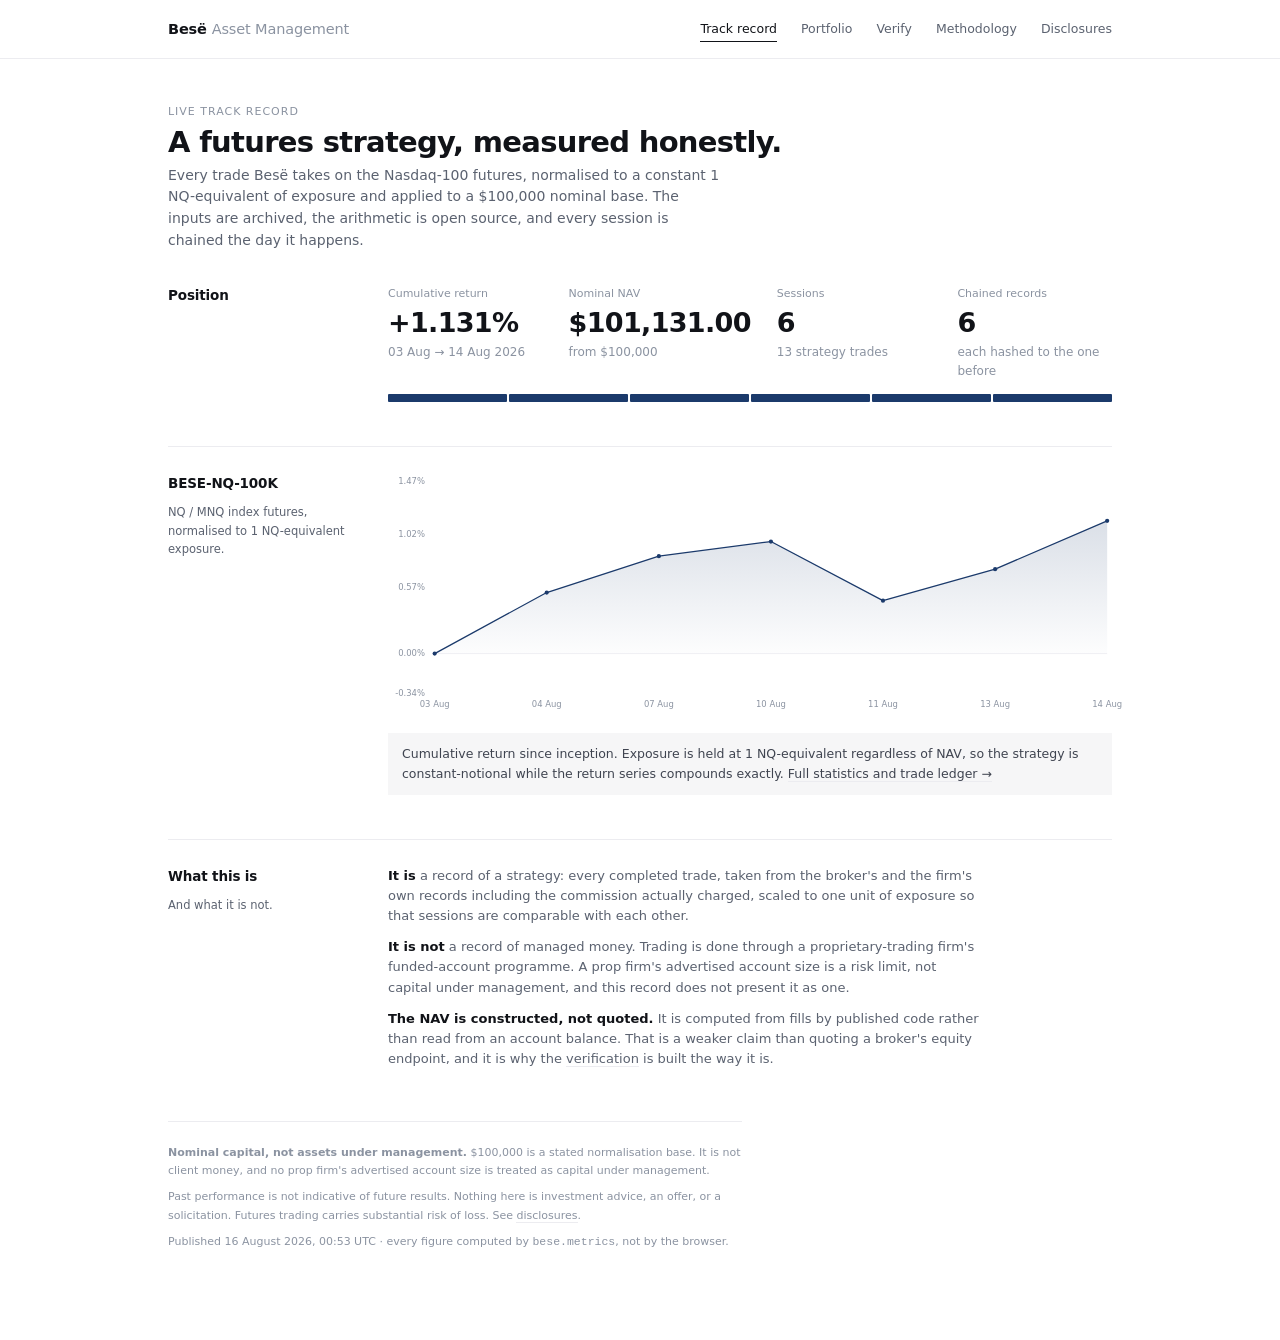
<file: docs/index.html>
<!DOCTYPE html><html lang="en"><head><meta charset="utf-8">
<meta name="viewport" content="width=device-width,initial-scale=1">
<title>Track record · Besë Asset Management</title>
<link rel="stylesheet" href="style.css"></head><body>
<header class="top"><div class="in">
<a class="brand" href="/">Besë <span>Asset Management</span></a>
<nav><a href="/" class=on>Track record</a><a href="/portfolio">Portfolio</a><a href="/verify">Verify</a><a href="/methodology">Methodology</a><a href="/disclosures">Disclosures</a></nav></div></header>
<div class="wrap">
<p class="eyebrow">Live track record</p>
<h1>A futures strategy, measured honestly.</h1>
<p class="lede">Every trade Besë takes on the Nasdaq-100 futures, normalised to a
constant 1 NQ-equivalent of exposure and applied to a $100,000 nominal base. The
inputs are archived, the arithmetic is open source, and every session is chained
the day it happens.</p>
<section class="blk first"><div class="rail"><h2>Position</h2></div><div class="body"><div class="kpis"><div class="kpi"><div class="k">Cumulative return</div><div class="v">+1.131%</div><div class="n">03 Aug &#8594; 14 Aug 2026</div></div><div class="kpi"><div class="k">Nominal NAV</div><div class="v">$101,131.00</div><div class="n">from $100,000</div></div><div class="kpi"><div class="k">Sessions</div><div class="v">6</div><div class="n">13 strategy trades</div></div><div class="kpi"><div class="k">Chained records</div><div class="v">6</div><div class="n">each hashed to the one before</div></div></div><div class="strip compact"><span class="seg anchored" title="2026-08-04 · anchored in Bitcoin block 962654&#10;a77eee990666d34c8f8bf904b606476f0fb8f6b1026493ed01048075180ee22c" data-title="2026-08-04 · anchored in Bitcoin block 962654" data-hash="a77eee990666d34c8f8bf904b606476f0fb8f6b1026493ed01048075180ee22c"></span><span class="seg anchored" title="2026-08-07 · anchored in Bitcoin block 962654&#10;0d7321e9acc9aea400c4dae89e1a19dc911e431f2db9157341335b91c49a06ad" data-title="2026-08-07 · anchored in Bitcoin block 962654" data-hash="0d7321e9acc9aea400c4dae89e1a19dc911e431f2db9157341335b91c49a06ad"></span><span class="seg anchored" title="2026-08-10 · anchored in Bitcoin block 962654&#10;4dceca3d1a4c5ac6481d11deb2e8a02ac82eef8c3609bb28f3ee3886c54b8aec" data-title="2026-08-10 · anchored in Bitcoin block 962654" data-hash="4dceca3d1a4c5ac6481d11deb2e8a02ac82eef8c3609bb28f3ee3886c54b8aec"></span><span class="seg anchored" title="2026-08-11 · anchored in Bitcoin block 962654&#10;99d9faedf1dc61ae97d258f983721ab7edef2ef76d0a2c9b677bb5c25fc804af" data-title="2026-08-11 · anchored in Bitcoin block 962654" data-hash="99d9faedf1dc61ae97d258f983721ab7edef2ef76d0a2c9b677bb5c25fc804af"></span><span class="seg anchored" title="2026-08-13 · anchored in Bitcoin block 962654&#10;abb7ef995a9bad587d08fdb6dc9f87c38a690e6c99bc62a56add811b6e2265f4" data-title="2026-08-13 · anchored in Bitcoin block 962654" data-hash="abb7ef995a9bad587d08fdb6dc9f87c38a690e6c99bc62a56add811b6e2265f4"></span><span class="seg anchored" title="2026-08-14 · anchored in Bitcoin block 962654&#10;62436b6e0e00bbd59c28f2c9a7f5399ef984e3b3a4397d3b8f083d6678c3d9b2" data-title="2026-08-14 · anchored in Bitcoin block 962654" data-hash="62436b6e0e00bbd59c28f2c9a7f5399ef984e3b3a4397d3b8f083d6678c3d9b2"></span></div></div></section>
<section class="blk"><div class="rail"><h2>BESE-NQ-100K</h2><div class="note">NQ / MNQ index futures, normalised to 1 NQ-equivalent exposure.</div></div><div class="body"><div class="c-wide"><svg viewBox="0 0 900 300" class="chart" id="nav">
<defs><linearGradient id="gnav" x1="0" y1="0" x2="0" y2="1">
<stop offset="0%" stop-color="var(--accent)" stop-opacity=".16"/>
<stop offset="100%" stop-color="var(--accent)" stop-opacity=".01"/></linearGradient></defs>
<text class="ax" x="46" y="277.5" text-anchor="end">-0.34%</text><text class="ax" x="46" y="228.0" text-anchor="end">0.00%</text><text class="ax" x="46" y="145.5" text-anchor="end">0.57%</text><text class="ax" x="46" y="79.5" text-anchor="end">1.02%</text><text class="ax" x="46" y="13.5" text-anchor="end">1.47%</text><line class="zero" x1="58" x2="894" y1="224.5" y2="224.5"/><path d="M58.0 224.5 L58.0 224.5 L197.3 148.6 L336.7 103.4 L476.0 85.2 L615.3 158.7 L754.7 119.5 L894.0 59.5 L894.0 224.5 Z" fill="url(#gnav)"/><path class="line" d="M58.0 224.5 L197.3 148.6 L336.7 103.4 L476.0 85.2 L615.3 158.7 L754.7 119.5 L894.0 59.5"/><circle class="mark" cx="58.0" cy="224.5" r="2.6"/><circle class="mark" cx="197.3" cy="148.6" r="2.6"/><circle class="mark" cx="336.7" cy="103.4" r="2.6"/><circle class="mark" cx="476.0" cy="85.2" r="2.6"/><circle class="mark" cx="615.3" cy="158.7" r="2.6"/><circle class="mark" cx="754.7" cy="119.5" r="2.6"/><circle class="mark" cx="894.0" cy="59.5" r="2.6"/><text class="ax" x="58.0" y="291" text-anchor="middle">03 Aug</text><text class="ax" x="197.3" y="291" text-anchor="middle">04 Aug</text><text class="ax" x="336.7" y="291" text-anchor="middle">07 Aug</text><text class="ax" x="476.0" y="291" text-anchor="middle">10 Aug</text><text class="ax" x="615.3" y="291" text-anchor="middle">11 Aug</text><text class="ax" x="754.7" y="291" text-anchor="middle">13 Aug</text><text class="ax" x="894.0" y="291" text-anchor="middle">14 Aug</text>
<line class="cross" id="c-nav" y1="10" y2="274" style="display:none"/>
<circle class="focus" id="f-nav" r="4" style="display:none"/><rect class="hit" x="40.0" y="10" width="36" height="264" data-c="nav" data-x="58.0" data-y="224.5" data-title="03 Aug 2026" data-body="Cumulative 0.000% &#183; inception"/><rect class="hit" x="179.3" y="10" width="36" height="264" data-c="nav" data-x="197.3" data-y="148.6" data-title="04 Aug 2026" data-body="Cumulative +0.520% &#183; session +0.520%"/><rect class="hit" x="318.7" y="10" width="36" height="264" data-c="nav" data-x="336.7" data-y="103.4" data-title="07 Aug 2026" data-body="Cumulative +0.830% &#183; session +0.308%"/><rect class="hit" x="458.0" y="10" width="36" height="264" data-c="nav" data-x="476.0" data-y="85.2" data-title="10 Aug 2026" data-body="Cumulative +0.955% &#183; session +0.124%"/><rect class="hit" x="597.3" y="10" width="36" height="264" data-c="nav" data-x="615.3" data-y="158.7" data-title="11 Aug 2026" data-body="Cumulative +0.451% &#183; session -0.499%"/><rect class="hit" x="736.7" y="10" width="36" height="264" data-c="nav" data-x="754.7" data-y="119.5" data-title="13 Aug 2026" data-body="Cumulative +0.720% &#183; session +0.268%"/><rect class="hit" x="876.0" y="10" width="36" height="264" data-c="nav" data-x="894.0" data-y="59.5" data-title="14 Aug 2026" data-body="Cumulative +1.131% &#183; session +0.408%"/></svg></div><div class="c-narrow"><svg viewBox="0 0 430 300" class="chart" id="nav-m">
<defs><linearGradient id="gnav-m" x1="0" y1="0" x2="0" y2="1">
<stop offset="0%" stop-color="var(--accent)" stop-opacity=".16"/>
<stop offset="100%" stop-color="var(--accent)" stop-opacity=".01"/></linearGradient></defs>
<text class="ax" x="34" y="277.5" text-anchor="end">-0.34%</text><text class="ax" x="34" y="228.0" text-anchor="end">0.00%</text><text class="ax" x="34" y="145.5" text-anchor="end">0.57%</text><text class="ax" x="34" y="79.5" text-anchor="end">1.02%</text><text class="ax" x="34" y="13.5" text-anchor="end">1.47%</text><line class="zero" x1="46" x2="408" y1="224.5" y2="224.5"/><path d="M46.0 224.5 L46.0 224.5 L106.3 148.6 L166.7 103.4 L227.0 85.2 L287.3 158.7 L347.7 119.5 L408.0 59.5 L408.0 224.5 Z" fill="url(#gnav-m)"/><path class="line" d="M46.0 224.5 L106.3 148.6 L166.7 103.4 L227.0 85.2 L287.3 158.7 L347.7 119.5 L408.0 59.5"/><circle class="mark" cx="46.0" cy="224.5" r="2.6"/><circle class="mark" cx="106.3" cy="148.6" r="2.6"/><circle class="mark" cx="166.7" cy="103.4" r="2.6"/><circle class="mark" cx="227.0" cy="85.2" r="2.6"/><circle class="mark" cx="287.3" cy="158.7" r="2.6"/><circle class="mark" cx="347.7" cy="119.5" r="2.6"/><circle class="mark" cx="408.0" cy="59.5" r="2.6"/><text class="ax" x="46.0" y="291" text-anchor="middle">03 Aug</text><text class="ax" x="106.3" y="291" text-anchor="middle">04 Aug</text><text class="ax" x="166.7" y="291" text-anchor="middle">07 Aug</text><text class="ax" x="227.0" y="291" text-anchor="middle">10 Aug</text><text class="ax" x="287.3" y="291" text-anchor="middle">11 Aug</text><text class="ax" x="347.7" y="291" text-anchor="middle">13 Aug</text><text class="ax" x="408.0" y="291" text-anchor="middle">14 Aug</text>
<line class="cross" id="c-nav-m" y1="10" y2="274" style="display:none"/>
<circle class="focus" id="f-nav-m" r="4" style="display:none"/><rect class="hit" x="28.0" y="10" width="36" height="264" data-c="nav-m" data-x="46.0" data-y="224.5" data-title="03 Aug 2026" data-body="Cumulative 0.000% &#183; inception"/><rect class="hit" x="88.3" y="10" width="36" height="264" data-c="nav-m" data-x="106.3" data-y="148.6" data-title="04 Aug 2026" data-body="Cumulative +0.520% &#183; session +0.520%"/><rect class="hit" x="148.7" y="10" width="36" height="264" data-c="nav-m" data-x="166.7" data-y="103.4" data-title="07 Aug 2026" data-body="Cumulative +0.830% &#183; session +0.308%"/><rect class="hit" x="209.0" y="10" width="36" height="264" data-c="nav-m" data-x="227.0" data-y="85.2" data-title="10 Aug 2026" data-body="Cumulative +0.955% &#183; session +0.124%"/><rect class="hit" x="269.3" y="10" width="36" height="264" data-c="nav-m" data-x="287.3" data-y="158.7" data-title="11 Aug 2026" data-body="Cumulative +0.451% &#183; session -0.499%"/><rect class="hit" x="329.7" y="10" width="36" height="264" data-c="nav-m" data-x="347.7" data-y="119.5" data-title="13 Aug 2026" data-body="Cumulative +0.720% &#183; session +0.268%"/><rect class="hit" x="390.0" y="10" width="36" height="264" data-c="nav-m" data-x="408.0" data-y="59.5" data-title="14 Aug 2026" data-body="Cumulative +1.131% &#183; session +0.408%"/></svg></div><p class="notice">Cumulative return since inception. Exposure is held at 1 NQ-equivalent regardless of NAV, so the strategy is constant-notional while the return series compounds exactly. <a href="/portfolio">Full statistics and trade ledger &#8594;</a></p></div></section>
<section class="blk"><div class="rail"><h2>What this is</h2><div class="note">And what it is not.</div></div><div class="body"><div class="prose">
<p><b>It is</b> a record of a strategy: every completed trade, taken from the
broker's and the firm's own records including the commission actually charged,
scaled to one unit of exposure so that sessions are comparable with each other.</p>
<p><b>It is not</b> a record of managed money. Trading is done through a
proprietary-trading firm's funded-account programme. A prop firm's advertised
account size is a risk limit, not capital under management, and this record does
not present it as one.</p>
<p><b>The NAV is constructed, not quoted.</b> It is computed from fills by
published code rather than read from an account balance. That is a weaker claim
than quoting a broker's equity endpoint, and it is why the
<a href="/verify">verification</a> is built the way it is.</p></div></div></section>
<div class="foot">
<p><b>Nominal capital, not assets under management.</b> $100,000 is a stated
normalisation base. It is not client money, and no prop firm's advertised
account size is treated as capital under management.</p>
<p>Past performance is not indicative of future results. Nothing here is
investment advice, an offer, or a solicitation. Futures trading carries
substantial risk of loss. See <a href="/disclosures">disclosures</a>.</p>
<p>Published 16 August 2026, 00:53 UTC · every figure computed by
<span class="mono">bese.metrics</span>, not by the browser.</p>
</div></div><div class="tip" id="tip"></div><script src="app.js"></script></body></html>
</file>
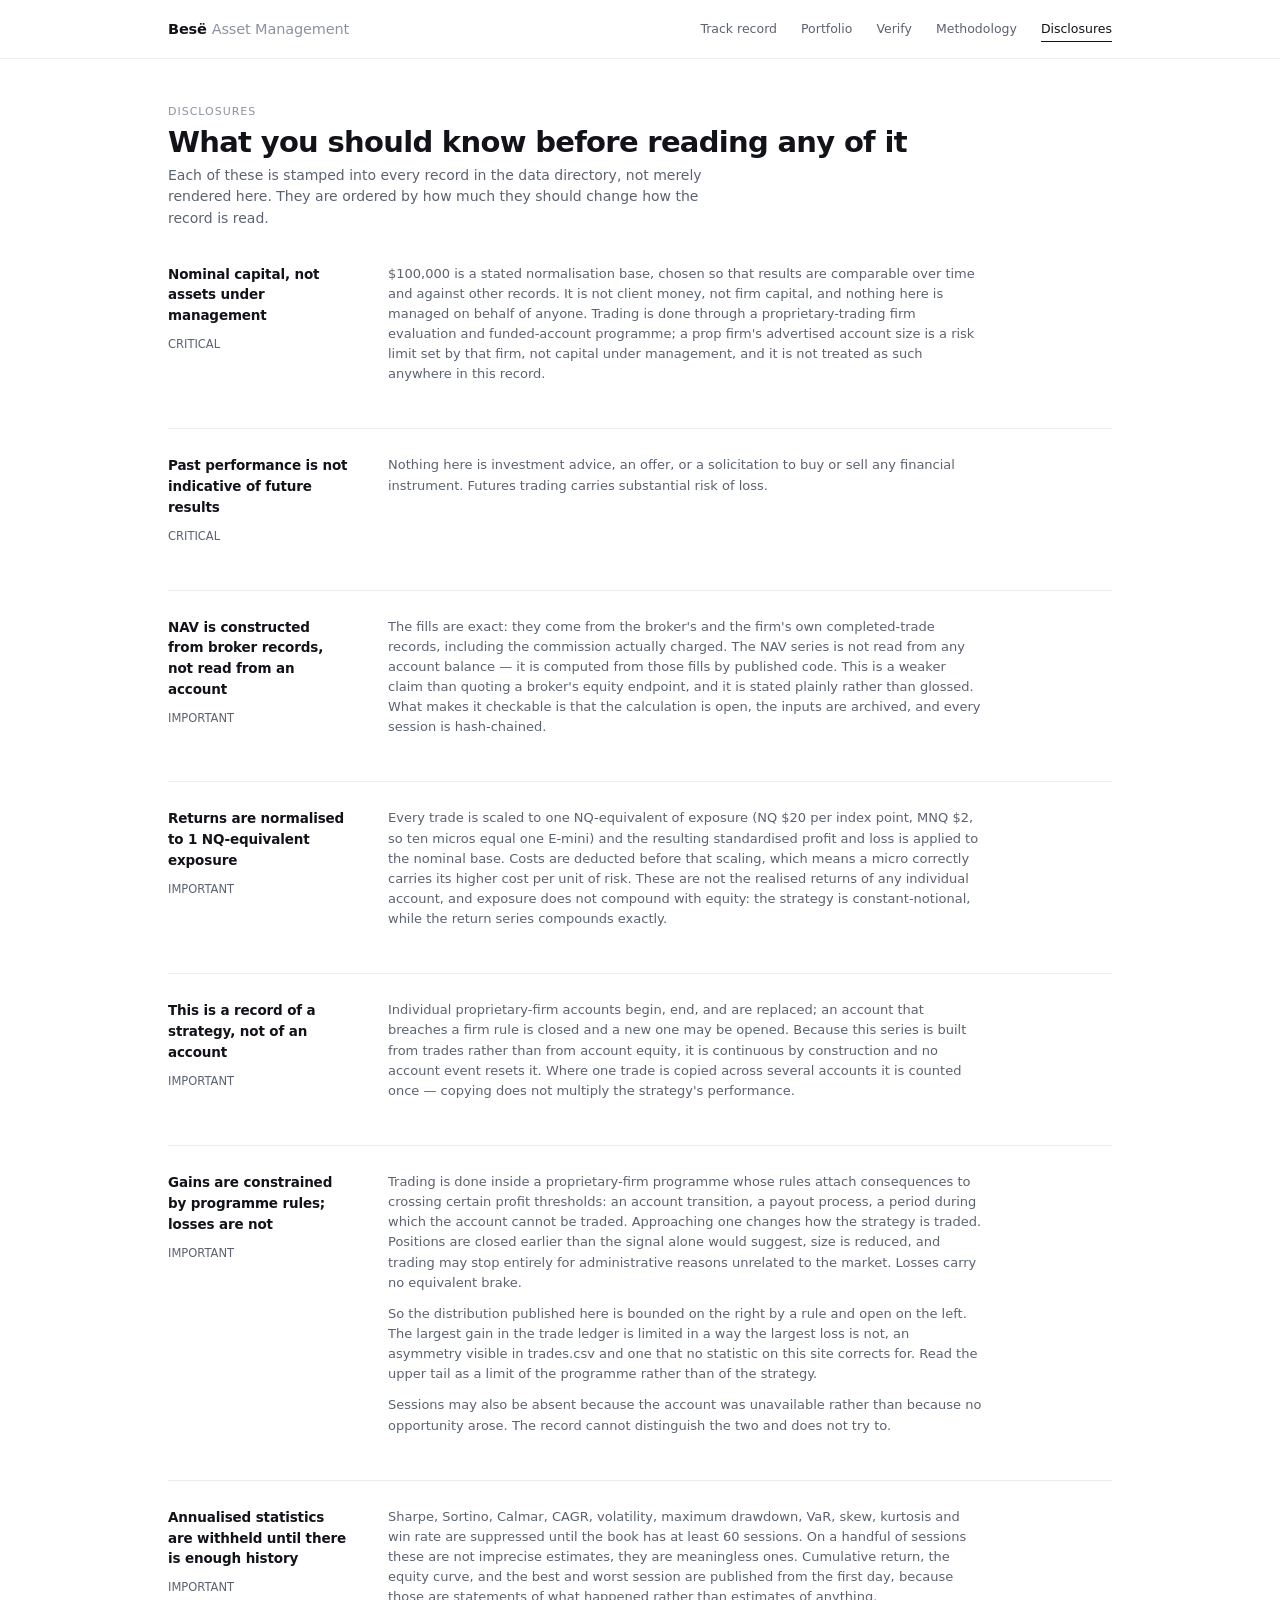
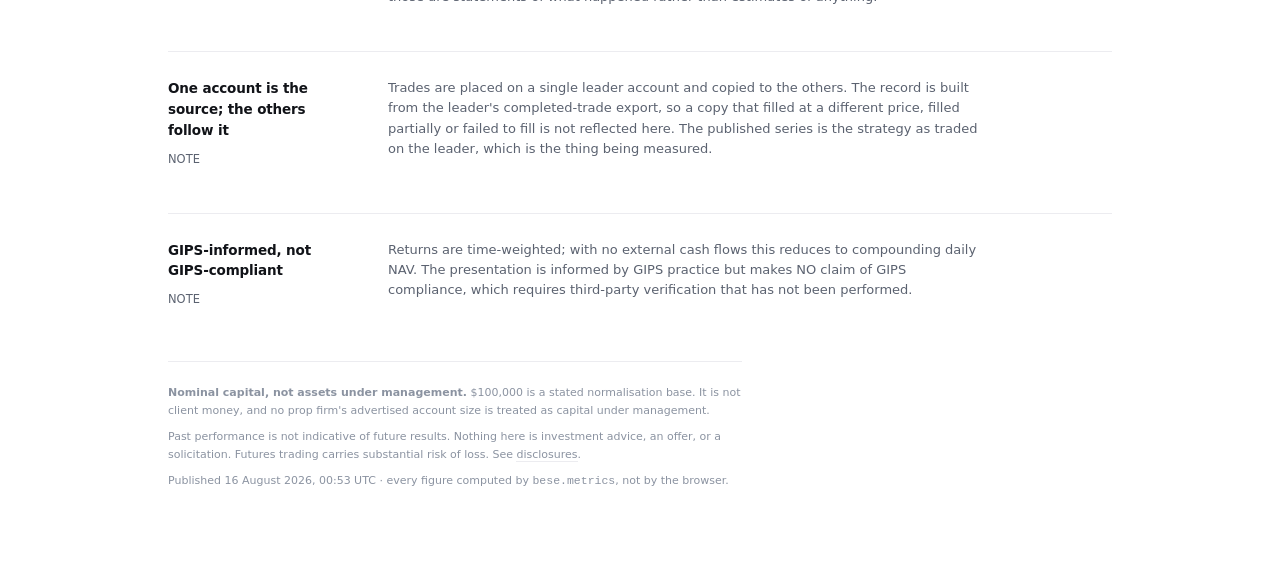
<file: docs/disclosures.html>
<!DOCTYPE html><html lang="en"><head><meta charset="utf-8">
<meta name="viewport" content="width=device-width,initial-scale=1">
<title>Disclosures · Besë Asset Management</title>
<link rel="stylesheet" href="style.css"></head><body>
<header class="top"><div class="in">
<a class="brand" href="/">Besë <span>Asset Management</span></a>
<nav><a href="/">Track record</a><a href="/portfolio">Portfolio</a><a href="/verify">Verify</a><a href="/methodology">Methodology</a><a href="/disclosures" class=on>Disclosures</a></nav></div></header>
<div class="wrap">
<p class="eyebrow">Disclosures</p>
<h1>What you should know before reading any of it</h1>
<p class="lede">Each of these is stamped into every record in the data directory,
not merely rendered here. They are ordered by how much they should change how the
record is read.</p>
<section class="blk first"><div class="rail"><h2>Nominal capital, not assets under management</h2><div class="note">CRITICAL</div></div><div class="body"><div class="prose"><p>$100,000 is a stated normalisation base, chosen so that results are comparable over time and against other records. It is not client money, not firm capital, and nothing here is managed on behalf of anyone. Trading is done through a proprietary-trading firm evaluation and funded-account programme; a prop firm&#x27;s advertised account size is a risk limit set by that firm, not capital under management, and it is not treated as such anywhere in this record.</p></div></div></section><section class="blk"><div class="rail"><h2>Past performance is not indicative of future results</h2><div class="note">CRITICAL</div></div><div class="body"><div class="prose"><p>Nothing here is investment advice, an offer, or a solicitation to buy or sell any financial instrument. Futures trading carries substantial risk of loss.</p></div></div></section><section class="blk"><div class="rail"><h2>NAV is constructed from broker records, not read from an account</h2><div class="note">IMPORTANT</div></div><div class="body"><div class="prose"><p>The fills are exact: they come from the broker&#x27;s and the firm&#x27;s own completed-trade records, including the commission actually charged. The NAV series is not read from any account balance — it is computed from those fills by published code. This is a weaker claim than quoting a broker&#x27;s equity endpoint, and it is stated plainly rather than glossed. What makes it checkable is that the calculation is open, the inputs are archived, and every session is hash-chained.</p></div></div></section><section class="blk"><div class="rail"><h2>Returns are normalised to 1 NQ-equivalent exposure</h2><div class="note">IMPORTANT</div></div><div class="body"><div class="prose"><p>Every trade is scaled to one NQ-equivalent of exposure (NQ $20 per index point, MNQ $2, so ten micros equal one E-mini) and the resulting standardised profit and loss is applied to the nominal base. Costs are deducted before that scaling, which means a micro correctly carries its higher cost per unit of risk. These are not the realised returns of any individual account, and exposure does not compound with equity: the strategy is constant-notional, while the return series compounds exactly.</p></div></div></section><section class="blk"><div class="rail"><h2>This is a record of a strategy, not of an account</h2><div class="note">IMPORTANT</div></div><div class="body"><div class="prose"><p>Individual proprietary-firm accounts begin, end, and are replaced; an account that breaches a firm rule is closed and a new one may be opened. Because this series is built from trades rather than from account equity, it is continuous by construction and no account event resets it. Where one trade is copied across several accounts it is counted once — copying does not multiply the strategy&#x27;s performance.</p></div></div></section><section class="blk"><div class="rail"><h2>Gains are constrained by programme rules; losses are not</h2><div class="note">IMPORTANT</div></div><div class="body"><div class="prose"><p>Trading is done inside a proprietary-firm programme whose rules attach consequences to crossing certain profit thresholds: an account transition, a payout process, a period during which the account cannot be traded. Approaching one changes how the strategy is traded. Positions are closed earlier than the signal alone would suggest, size is reduced, and trading may stop entirely for administrative reasons unrelated to the market. Losses carry no equivalent brake.</p><p>So the distribution published here is bounded on the right by a rule and open on the left. The largest gain in the trade ledger is limited in a way the largest loss is not, an asymmetry visible in trades.csv and one that no statistic on this site corrects for. Read the upper tail as a limit of the programme rather than of the strategy.</p><p>Sessions may also be absent because the account was unavailable rather than because no opportunity arose. The record cannot distinguish the two and does not try to.</p></div></div></section><section class="blk"><div class="rail"><h2>Annualised statistics are withheld until there is enough history</h2><div class="note">IMPORTANT</div></div><div class="body"><div class="prose"><p>Sharpe, Sortino, Calmar, CAGR, volatility, maximum drawdown, VaR, skew, kurtosis and win rate are suppressed until the book has at least 60 sessions. On a handful of sessions these are not imprecise estimates, they are meaningless ones. Cumulative return, the equity curve, and the best and worst session are published from the first day, because those are statements of what happened rather than estimates of anything.</p></div></div></section><section class="blk"><div class="rail"><h2>One account is the source; the others follow it</h2><div class="note">NOTE</div></div><div class="body"><div class="prose"><p>Trades are placed on a single leader account and copied to the others. The record is built from the leader&#x27;s completed-trade export, so a copy that filled at a different price, filled partially or failed to fill is not reflected here. The published series is the strategy as traded on the leader, which is the thing being measured.</p></div></div></section><section class="blk"><div class="rail"><h2>GIPS-informed, not GIPS-compliant</h2><div class="note">NOTE</div></div><div class="body"><div class="prose"><p>Returns are time-weighted; with no external cash flows this reduces to compounding daily NAV. The presentation is informed by GIPS practice but makes NO claim of GIPS compliance, which requires third-party verification that has not been performed.</p></div></div></section>
<div class="foot">
<p><b>Nominal capital, not assets under management.</b> $100,000 is a stated
normalisation base. It is not client money, and no prop firm's advertised
account size is treated as capital under management.</p>
<p>Past performance is not indicative of future results. Nothing here is
investment advice, an offer, or a solicitation. Futures trading carries
substantial risk of loss. See <a href="/disclosures">disclosures</a>.</p>
<p>Published 16 August 2026, 00:53 UTC · every figure computed by
<span class="mono">bese.metrics</span>, not by the browser.</p>
</div></div><div class="tip" id="tip"></div><script src="app.js"></script></body></html>
</file>
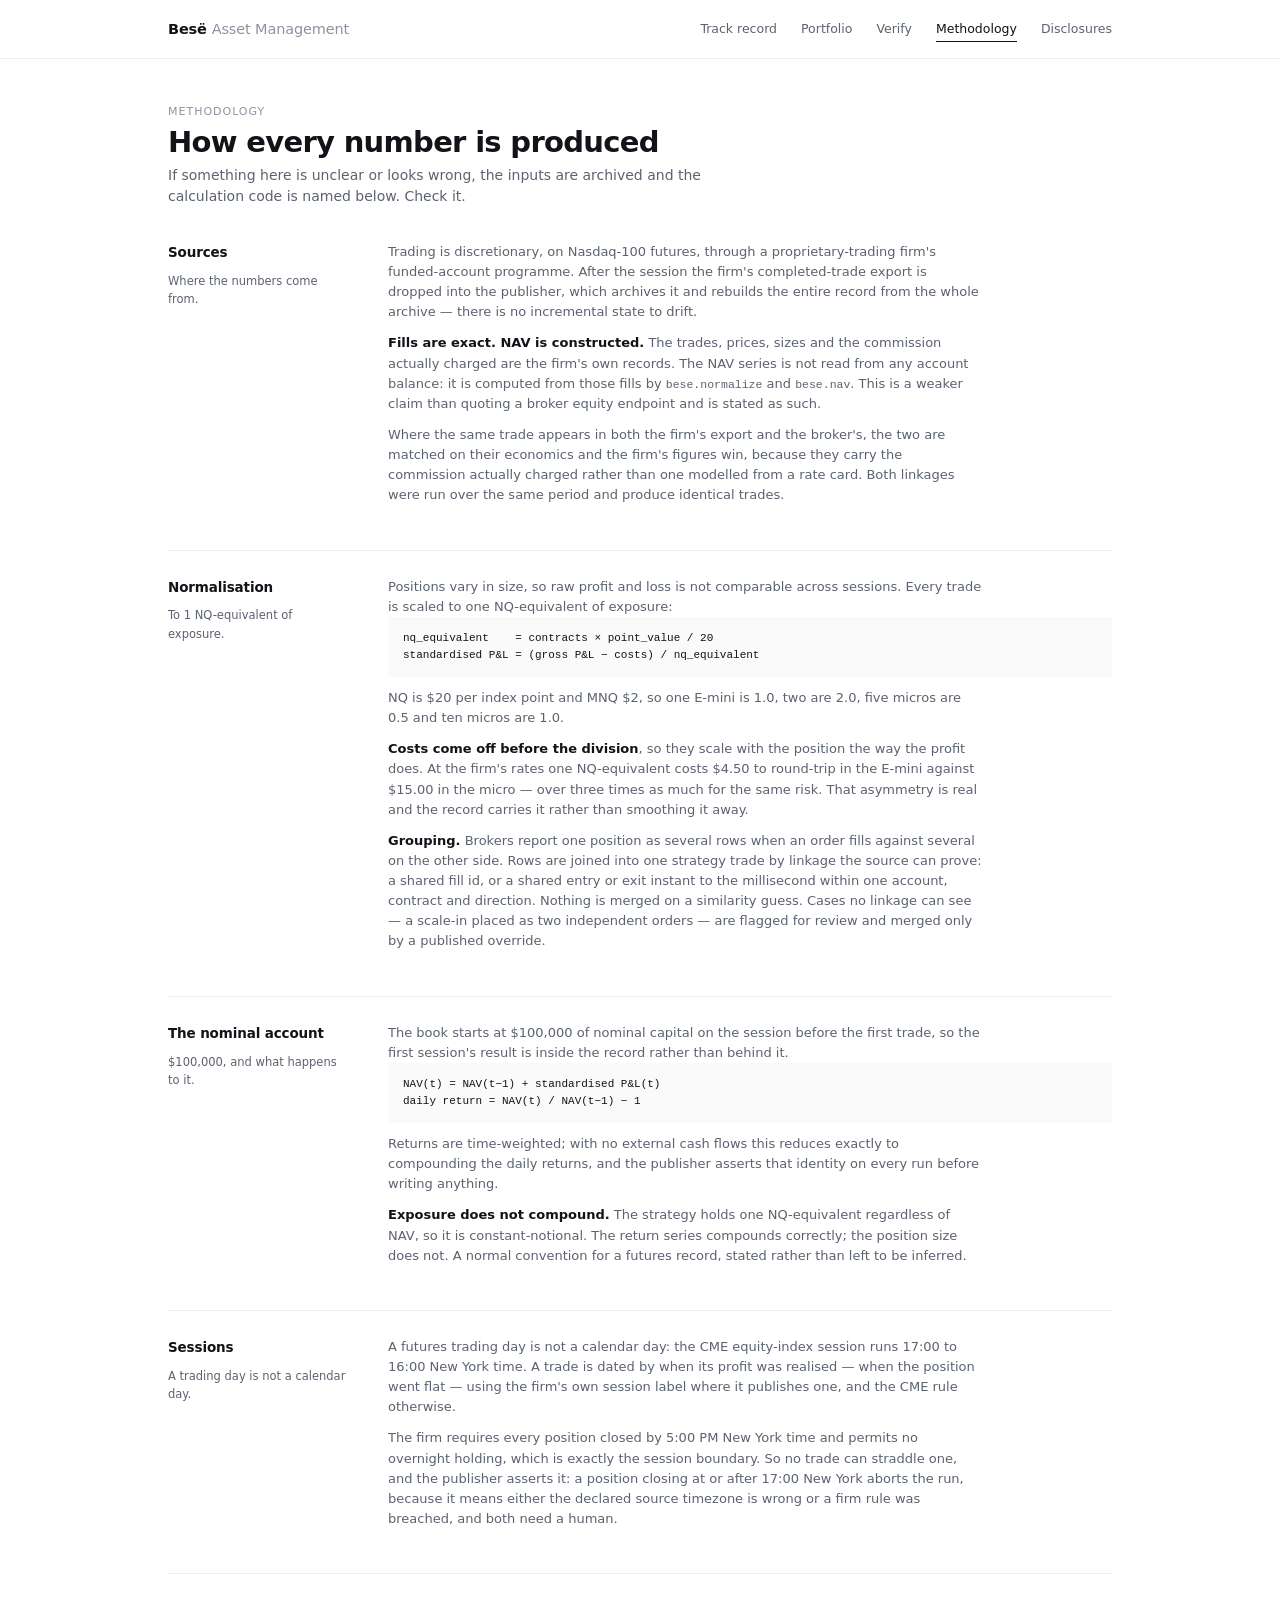
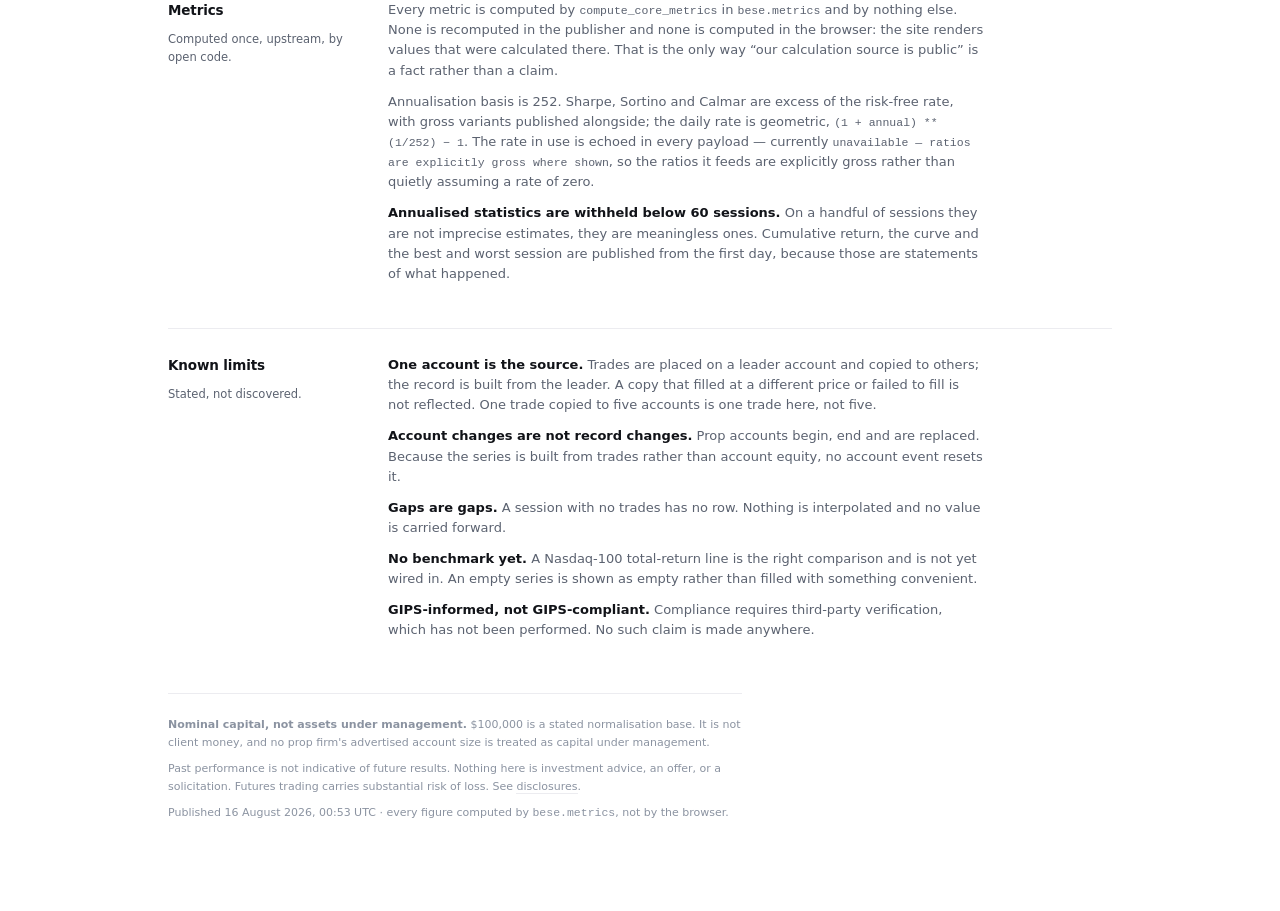
<file: docs/methodology.html>
<!DOCTYPE html><html lang="en"><head><meta charset="utf-8">
<meta name="viewport" content="width=device-width,initial-scale=1">
<title>Methodology · Besë Asset Management</title>
<link rel="stylesheet" href="style.css"></head><body>
<header class="top"><div class="in">
<a class="brand" href="/">Besë <span>Asset Management</span></a>
<nav><a href="/">Track record</a><a href="/portfolio">Portfolio</a><a href="/verify">Verify</a><a href="/methodology" class=on>Methodology</a><a href="/disclosures">Disclosures</a></nav></div></header>
<div class="wrap">
<p class="eyebrow">Methodology</p>
<h1>How every number is produced</h1>
<p class="lede">If something here is unclear or looks wrong, the inputs are
archived and the calculation code is named below. Check it.</p>

<section class="blk first"><div class="rail"><h2>Sources</h2><div class="note">Where the numbers come from.</div></div><div class="body"><div class="prose">
<p>Trading is discretionary, on Nasdaq-100 futures, through a proprietary-trading
firm's funded-account programme. After the session the firm's completed-trade
export is dropped into the publisher, which archives it and rebuilds the entire
record from the whole archive &#8212; there is no incremental state to drift.</p>
<p><b>Fills are exact. NAV is constructed.</b> The trades, prices, sizes and the
commission actually charged are the firm's own records. The NAV series is not
read from any account balance: it is computed from those fills by
<span class="mono">bese.normalize</span> and <span class="mono">bese.nav</span>.
This is a weaker claim than quoting a broker equity endpoint and is stated as
such.</p>
<p>Where the same trade appears in both the firm's export and the broker's, the
two are matched on their economics and the firm's figures win, because they carry
the commission actually charged rather than one modelled from a rate card. Both
linkages were run over the same period and produce identical trades.</p>
</div></div></section>

<section class="blk"><div class="rail"><h2>Normalisation</h2><div class="note">To 1 NQ-equivalent of exposure.</div></div><div class="body"><div class="prose">
<p>Positions vary in size, so raw profit and loss is not comparable across
sessions. Every trade is scaled to one NQ-equivalent of exposure:</p></div><pre>nq_equivalent    = contracts × point_value / 20
standardised P&amp;L = (gross P&amp;L − costs) / nq_equivalent</pre><div class="prose">
<p>NQ is $20 per index point and MNQ $2, so one E-mini is 1.0, two are 2.0, five
micros are 0.5 and ten micros are 1.0.</p>
<p><b>Costs come off before the division</b>, so they scale with the position the
way the profit does. At the firm's rates one NQ-equivalent costs
$4.50 to round-trip in the E-mini against
$15.00 in the micro &#8212; over three
times as much for the same risk. That asymmetry is real and the record carries it
rather than smoothing it away.</p>
<p><b>Grouping.</b> Brokers report one position as several rows when an order
fills against several on the other side. Rows are joined into one strategy trade
by linkage the source can prove: a shared fill id, or a shared entry or exit
instant to the millisecond within one account, contract and direction. Nothing is
merged on a similarity guess. Cases no linkage can see &#8212; a scale-in placed as
two independent orders &#8212; are flagged for review and merged only by a
published override.</p></div></div></section>

<section class="blk"><div class="rail"><h2>The nominal account</h2><div class="note">$100,000, and what happens to it.</div></div><div class="body"><div class="prose">
<p>The book starts at $100,000 of nominal capital on
the session before the first trade, so the first session's result is inside the
record rather than behind it.</p></div><pre>NAV(t) = NAV(t−1) + standardised P&amp;L(t)
daily return = NAV(t) / NAV(t−1) − 1</pre><div class="prose">
<p>Returns are time-weighted; with no external cash flows this reduces exactly to
compounding the daily returns, and the publisher asserts that identity on every
run before writing anything.</p>
<p><b>Exposure does not compound.</b> The strategy holds one NQ-equivalent
regardless of NAV, so it is constant-notional. The return series compounds
correctly; the position size does not. A normal convention for a futures record,
stated rather than left to be inferred.</p></div></div></section>

<section class="blk"><div class="rail"><h2>Sessions</h2><div class="note">A trading day is not a calendar day.</div></div><div class="body"><div class="prose">
<p>A futures trading day is not a calendar day: the CME equity-index session runs
17:00 to 16:00 New York time. A trade is dated by when its profit was realised
&#8212; when the position went flat &#8212; using the firm's own session label where
it publishes one, and the CME rule otherwise.</p>
<p>The firm requires every position closed by 5:00 PM New York time and permits
no overnight holding, which is exactly the session boundary. So no trade can
straddle one, and the publisher asserts it: a position closing at or after 17:00
New York aborts the run, because it means either the declared source timezone is
wrong or a firm rule was breached, and both need a human.</p></div></div></section>

<section class="blk"><div class="rail"><h2>Metrics</h2><div class="note">Computed once, upstream, by open code.</div></div><div class="body"><div class="prose">
<p>Every metric is computed by <span class="mono">compute_core_metrics</span> in
<span class="mono">bese.metrics</span> and by nothing else. None is recomputed in
the publisher and none is computed in the browser: the site renders values that
were calculated there. That is the only way &#8220;our calculation source is
public&#8221; is a fact rather than a claim.</p>
<p>Annualisation basis is 252. Sharpe, Sortino and Calmar are excess of the
risk-free rate, with gross variants published alongside; the daily rate is
geometric, <span class="mono">(1 + annual) ** (1/252) − 1</span>. The rate in use
is echoed in every payload &#8212; currently
<span class="mono">unavailable — ratios are explicitly gross where shown</span>, so the ratios it
feeds are explicitly gross rather than quietly assuming a rate of zero.</p>
<p><b>Annualised statistics are withheld below
60 sessions.</b> On a handful of sessions they
are not imprecise estimates, they are meaningless ones. Cumulative return, the
curve and the best and worst session are published from the first day, because
those are statements of what happened.</p></div></div></section>

<section class="blk"><div class="rail"><h2>Known limits</h2><div class="note">Stated, not discovered.</div></div><div class="body"><div class="prose">
<p><b>One account is the source.</b> Trades are placed on a leader account and
copied to others; the record is built from the leader. A copy that filled at a
different price or failed to fill is not reflected. One trade copied to five
accounts is one trade here, not five.</p>
<p><b>Account changes are not record changes.</b> Prop accounts begin, end and
are replaced. Because the series is built from trades rather than account equity,
no account event resets it.</p>
<p><b>Gaps are gaps.</b> A session with no trades has no row. Nothing is
interpolated and no value is carried forward.</p>
<p><b>No benchmark yet.</b> A Nasdaq-100 total-return line is the right
comparison and is not yet wired in. An empty series is shown as empty rather than
filled with something convenient.</p>
<p><b>GIPS-informed, not GIPS-compliant.</b> Compliance requires third-party
verification, which has not been performed. No such claim is made anywhere.</p>
</div></div></section>
<div class="foot">
<p><b>Nominal capital, not assets under management.</b> $100,000 is a stated
normalisation base. It is not client money, and no prop firm's advertised
account size is treated as capital under management.</p>
<p>Past performance is not indicative of future results. Nothing here is
investment advice, an offer, or a solicitation. Futures trading carries
substantial risk of loss. See <a href="/disclosures">disclosures</a>.</p>
<p>Published 16 August 2026, 00:53 UTC · every figure computed by
<span class="mono">bese.metrics</span>, not by the browser.</p>
</div></div><div class="tip" id="tip"></div><script src="app.js"></script></body></html>
</file>
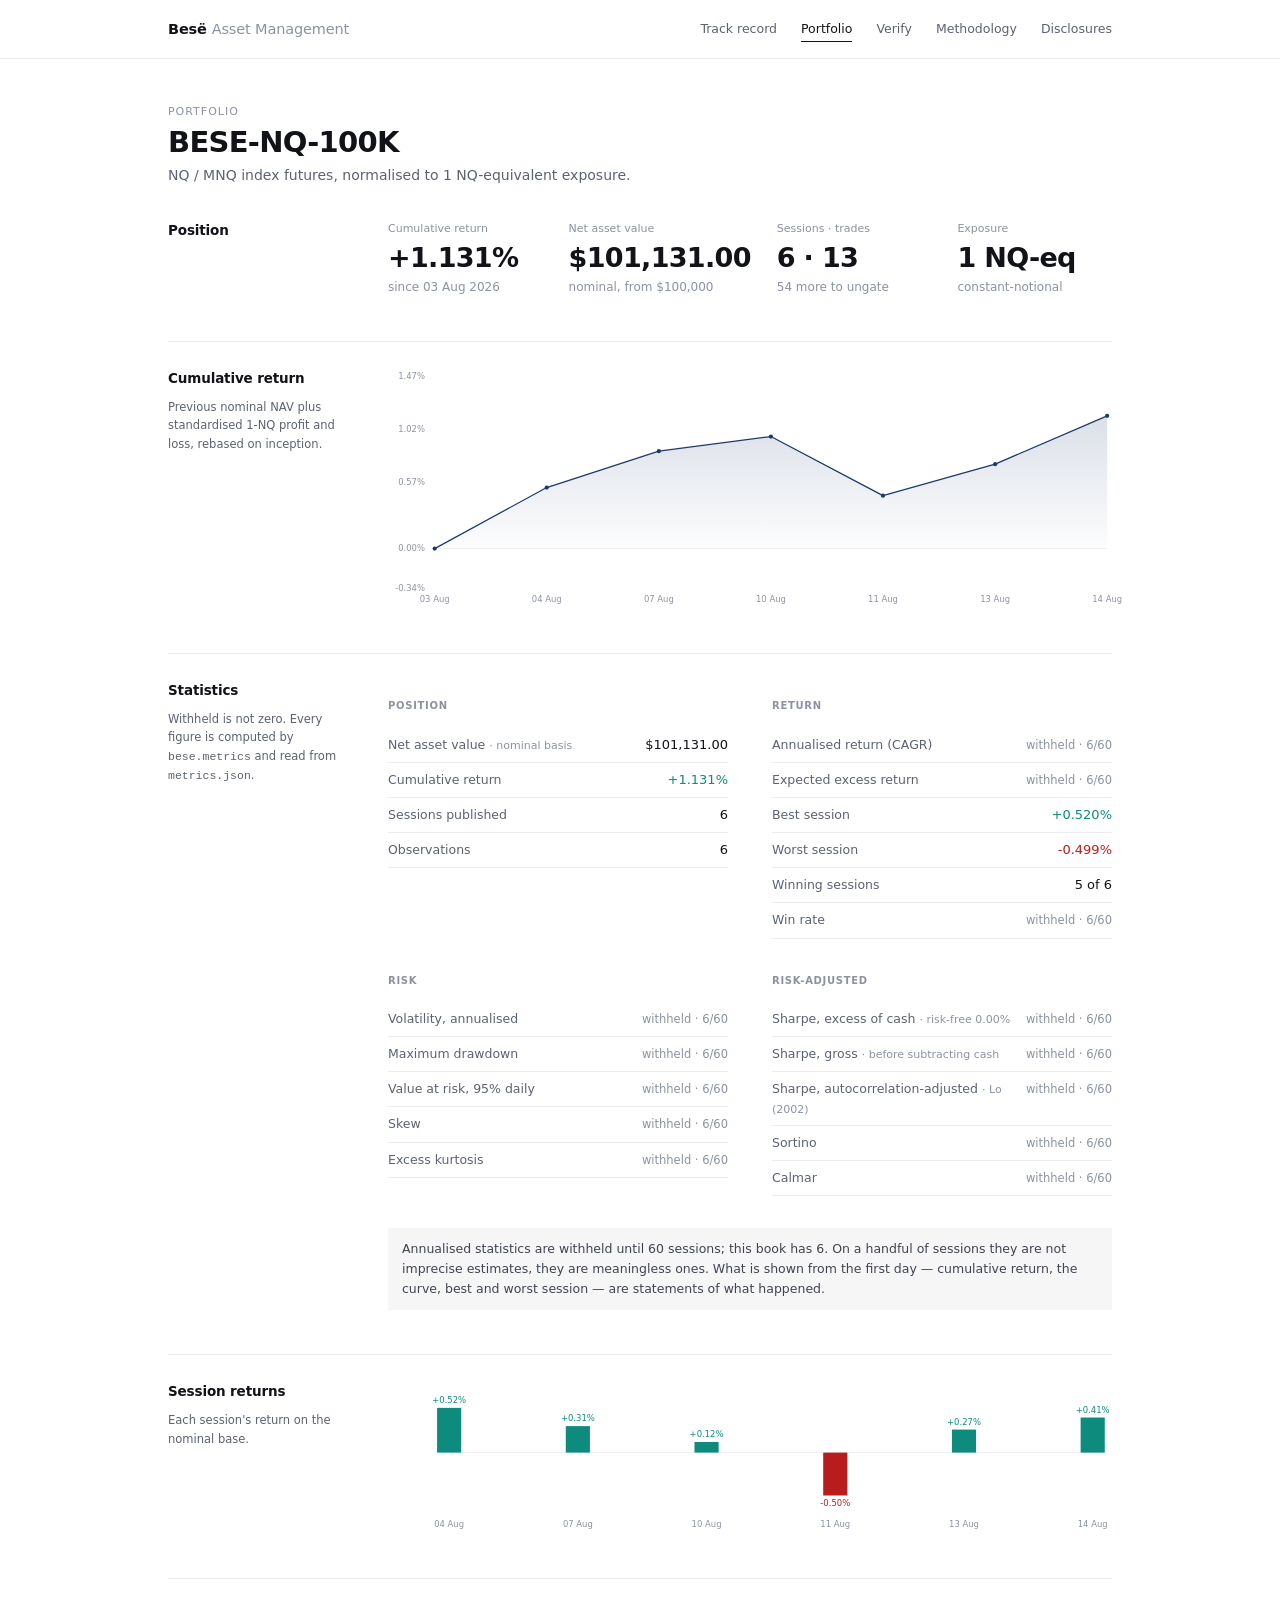
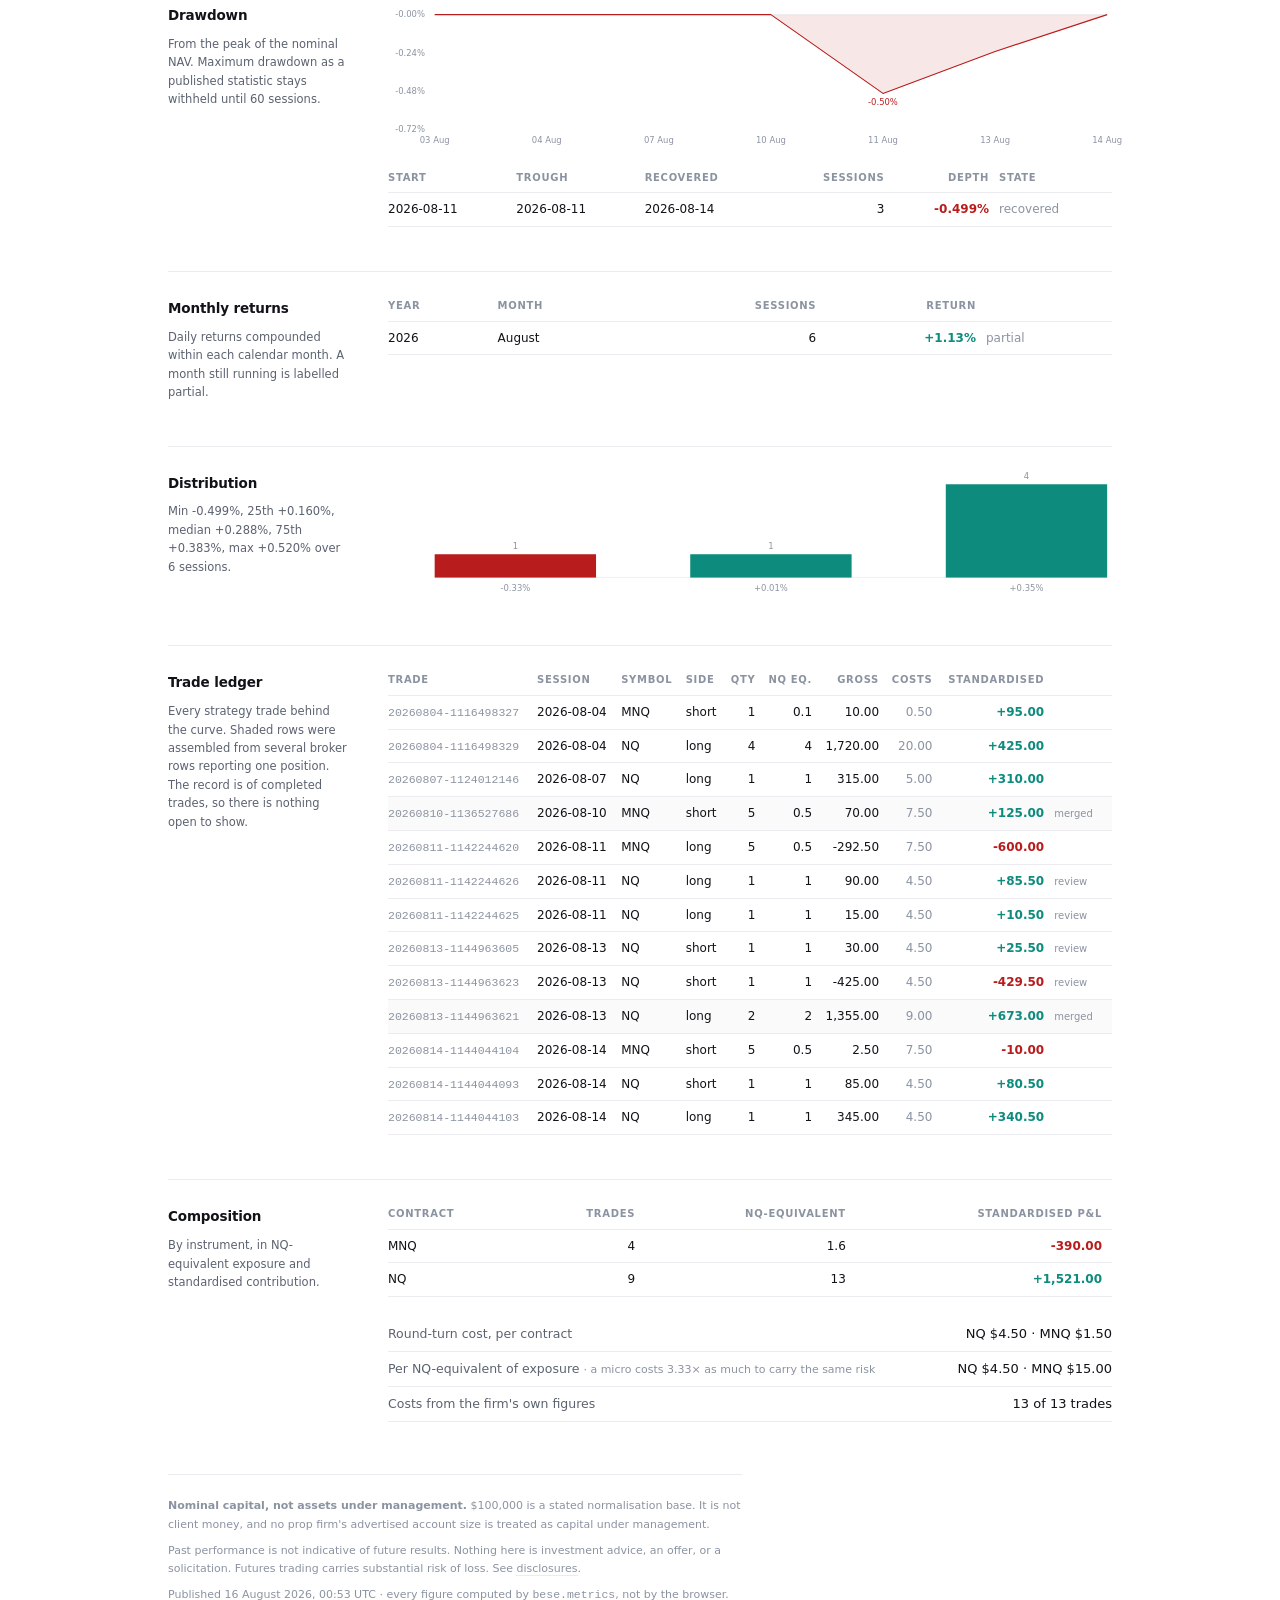
<file: docs/portfolio.html>
<!DOCTYPE html><html lang="en"><head><meta charset="utf-8">
<meta name="viewport" content="width=device-width,initial-scale=1">
<title>Portfolio · Besë Asset Management</title>
<link rel="stylesheet" href="style.css"></head><body>
<header class="top"><div class="in">
<a class="brand" href="/">Besë <span>Asset Management</span></a>
<nav><a href="/">Track record</a><a href="/portfolio" class=on>Portfolio</a><a href="/verify">Verify</a><a href="/methodology">Methodology</a><a href="/disclosures">Disclosures</a></nav></div></header>
<div class="wrap">
<p class="eyebrow">Portfolio</p>
<h1>BESE-NQ-100K</h1>
<p class="lede">NQ / MNQ index futures, normalised to 1 NQ-equivalent exposure.</p>
<section class="blk first"><div class="rail"><h2>Position</h2></div><div class="body"><div class="kpis"><div class="kpi"><div class="k">Cumulative return</div><div class="v">+1.131%</div><div class="n">since 03 Aug 2026</div></div><div class="kpi"><div class="k">Net asset value</div><div class="v">$101,131.00</div><div class="n">nominal, from $100,000</div></div><div class="kpi"><div class="k">Sessions &#183; trades</div><div class="v">6 &#183; 13</div><div class="n">54 more to ungate</div></div><div class="kpi"><div class="k">Exposure</div><div class="v">1 NQ-eq</div><div class="n">constant-notional</div></div></div></div></section>
<section class="blk"><div class="rail"><h2>Cumulative return</h2><div class="note">Previous nominal NAV plus standardised 1&#8209;NQ profit and loss, rebased on inception.</div></div><div class="body"><div class="c-wide"><svg viewBox="0 0 900 300" class="chart" id="nav">
<defs><linearGradient id="gnav" x1="0" y1="0" x2="0" y2="1">
<stop offset="0%" stop-color="var(--accent)" stop-opacity=".16"/>
<stop offset="100%" stop-color="var(--accent)" stop-opacity=".01"/></linearGradient></defs>
<text class="ax" x="46" y="277.5" text-anchor="end">-0.34%</text><text class="ax" x="46" y="228.0" text-anchor="end">0.00%</text><text class="ax" x="46" y="145.5" text-anchor="end">0.57%</text><text class="ax" x="46" y="79.5" text-anchor="end">1.02%</text><text class="ax" x="46" y="13.5" text-anchor="end">1.47%</text><line class="zero" x1="58" x2="894" y1="224.5" y2="224.5"/><path d="M58.0 224.5 L58.0 224.5 L197.3 148.6 L336.7 103.4 L476.0 85.2 L615.3 158.7 L754.7 119.5 L894.0 59.5 L894.0 224.5 Z" fill="url(#gnav)"/><path class="line" d="M58.0 224.5 L197.3 148.6 L336.7 103.4 L476.0 85.2 L615.3 158.7 L754.7 119.5 L894.0 59.5"/><circle class="mark" cx="58.0" cy="224.5" r="2.6"/><circle class="mark" cx="197.3" cy="148.6" r="2.6"/><circle class="mark" cx="336.7" cy="103.4" r="2.6"/><circle class="mark" cx="476.0" cy="85.2" r="2.6"/><circle class="mark" cx="615.3" cy="158.7" r="2.6"/><circle class="mark" cx="754.7" cy="119.5" r="2.6"/><circle class="mark" cx="894.0" cy="59.5" r="2.6"/><text class="ax" x="58.0" y="291" text-anchor="middle">03 Aug</text><text class="ax" x="197.3" y="291" text-anchor="middle">04 Aug</text><text class="ax" x="336.7" y="291" text-anchor="middle">07 Aug</text><text class="ax" x="476.0" y="291" text-anchor="middle">10 Aug</text><text class="ax" x="615.3" y="291" text-anchor="middle">11 Aug</text><text class="ax" x="754.7" y="291" text-anchor="middle">13 Aug</text><text class="ax" x="894.0" y="291" text-anchor="middle">14 Aug</text>
<line class="cross" id="c-nav" y1="10" y2="274" style="display:none"/>
<circle class="focus" id="f-nav" r="4" style="display:none"/><rect class="hit" x="40.0" y="10" width="36" height="264" data-c="nav" data-x="58.0" data-y="224.5" data-title="03 Aug 2026" data-body="Cumulative 0.000% &#183; inception"/><rect class="hit" x="179.3" y="10" width="36" height="264" data-c="nav" data-x="197.3" data-y="148.6" data-title="04 Aug 2026" data-body="Cumulative +0.520% &#183; session +0.520%"/><rect class="hit" x="318.7" y="10" width="36" height="264" data-c="nav" data-x="336.7" data-y="103.4" data-title="07 Aug 2026" data-body="Cumulative +0.830% &#183; session +0.308%"/><rect class="hit" x="458.0" y="10" width="36" height="264" data-c="nav" data-x="476.0" data-y="85.2" data-title="10 Aug 2026" data-body="Cumulative +0.955% &#183; session +0.124%"/><rect class="hit" x="597.3" y="10" width="36" height="264" data-c="nav" data-x="615.3" data-y="158.7" data-title="11 Aug 2026" data-body="Cumulative +0.451% &#183; session -0.499%"/><rect class="hit" x="736.7" y="10" width="36" height="264" data-c="nav" data-x="754.7" data-y="119.5" data-title="13 Aug 2026" data-body="Cumulative +0.720% &#183; session +0.268%"/><rect class="hit" x="876.0" y="10" width="36" height="264" data-c="nav" data-x="894.0" data-y="59.5" data-title="14 Aug 2026" data-body="Cumulative +1.131% &#183; session +0.408%"/></svg></div><div class="c-narrow"><svg viewBox="0 0 430 300" class="chart" id="nav-m">
<defs><linearGradient id="gnav-m" x1="0" y1="0" x2="0" y2="1">
<stop offset="0%" stop-color="var(--accent)" stop-opacity=".16"/>
<stop offset="100%" stop-color="var(--accent)" stop-opacity=".01"/></linearGradient></defs>
<text class="ax" x="34" y="277.5" text-anchor="end">-0.34%</text><text class="ax" x="34" y="228.0" text-anchor="end">0.00%</text><text class="ax" x="34" y="145.5" text-anchor="end">0.57%</text><text class="ax" x="34" y="79.5" text-anchor="end">1.02%</text><text class="ax" x="34" y="13.5" text-anchor="end">1.47%</text><line class="zero" x1="46" x2="408" y1="224.5" y2="224.5"/><path d="M46.0 224.5 L46.0 224.5 L106.3 148.6 L166.7 103.4 L227.0 85.2 L287.3 158.7 L347.7 119.5 L408.0 59.5 L408.0 224.5 Z" fill="url(#gnav-m)"/><path class="line" d="M46.0 224.5 L106.3 148.6 L166.7 103.4 L227.0 85.2 L287.3 158.7 L347.7 119.5 L408.0 59.5"/><circle class="mark" cx="46.0" cy="224.5" r="2.6"/><circle class="mark" cx="106.3" cy="148.6" r="2.6"/><circle class="mark" cx="166.7" cy="103.4" r="2.6"/><circle class="mark" cx="227.0" cy="85.2" r="2.6"/><circle class="mark" cx="287.3" cy="158.7" r="2.6"/><circle class="mark" cx="347.7" cy="119.5" r="2.6"/><circle class="mark" cx="408.0" cy="59.5" r="2.6"/><text class="ax" x="46.0" y="291" text-anchor="middle">03 Aug</text><text class="ax" x="106.3" y="291" text-anchor="middle">04 Aug</text><text class="ax" x="166.7" y="291" text-anchor="middle">07 Aug</text><text class="ax" x="227.0" y="291" text-anchor="middle">10 Aug</text><text class="ax" x="287.3" y="291" text-anchor="middle">11 Aug</text><text class="ax" x="347.7" y="291" text-anchor="middle">13 Aug</text><text class="ax" x="408.0" y="291" text-anchor="middle">14 Aug</text>
<line class="cross" id="c-nav-m" y1="10" y2="274" style="display:none"/>
<circle class="focus" id="f-nav-m" r="4" style="display:none"/><rect class="hit" x="28.0" y="10" width="36" height="264" data-c="nav-m" data-x="46.0" data-y="224.5" data-title="03 Aug 2026" data-body="Cumulative 0.000% &#183; inception"/><rect class="hit" x="88.3" y="10" width="36" height="264" data-c="nav-m" data-x="106.3" data-y="148.6" data-title="04 Aug 2026" data-body="Cumulative +0.520% &#183; session +0.520%"/><rect class="hit" x="148.7" y="10" width="36" height="264" data-c="nav-m" data-x="166.7" data-y="103.4" data-title="07 Aug 2026" data-body="Cumulative +0.830% &#183; session +0.308%"/><rect class="hit" x="209.0" y="10" width="36" height="264" data-c="nav-m" data-x="227.0" data-y="85.2" data-title="10 Aug 2026" data-body="Cumulative +0.955% &#183; session +0.124%"/><rect class="hit" x="269.3" y="10" width="36" height="264" data-c="nav-m" data-x="287.3" data-y="158.7" data-title="11 Aug 2026" data-body="Cumulative +0.451% &#183; session -0.499%"/><rect class="hit" x="329.7" y="10" width="36" height="264" data-c="nav-m" data-x="347.7" data-y="119.5" data-title="13 Aug 2026" data-body="Cumulative +0.720% &#183; session +0.268%"/><rect class="hit" x="390.0" y="10" width="36" height="264" data-c="nav-m" data-x="408.0" data-y="59.5" data-title="14 Aug 2026" data-body="Cumulative +1.131% &#183; session +0.408%"/></svg></div></div></section>
<section class="blk"><div class="rail"><h2>Statistics</h2><div class="note">Withheld is not zero. Every figure is computed by <span class='mono'>bese.metrics</span> and read from <span class='mono'>metrics.json</span>.</div></div><div class="body"><div class="ledger"><section><h3>Position</h3><dl><div class="row"><dt>Net asset value <small>&#183; nominal basis</small></dt><dd><span class="">$101,131.00</span></dd></div><div class="row"><dt>Cumulative return</dt><dd><span class="up">+1.131%</span></dd></div><div class="row"><dt>Sessions published</dt><dd><span class="">6</span></dd></div><div class="row"><dt>Observations</dt><dd><span class="">6</span></dd></div></dl></section><section><h3>Return</h3><dl><div class="row"><dt>Annualised return (CAGR)</dt><dd><span class="held-inline">withheld &#183; 6/60</span></dd></div><div class="row"><dt>Expected excess return</dt><dd><span class="held-inline">withheld &#183; 6/60</span></dd></div><div class="row"><dt>Best session</dt><dd><span class="up">+0.520%</span></dd></div><div class="row"><dt>Worst session</dt><dd><span class="down">-0.499%</span></dd></div><div class="row"><dt>Winning sessions</dt><dd><span class="">5 of 6</span></dd></div><div class="row"><dt>Win rate</dt><dd><span class="held-inline">withheld &#183; 6/60</span></dd></div></dl></section><section><h3>Risk</h3><dl><div class="row"><dt>Volatility, annualised</dt><dd><span class="held-inline">withheld &#183; 6/60</span></dd></div><div class="row"><dt>Maximum drawdown</dt><dd><span class="held-inline">withheld &#183; 6/60</span></dd></div><div class="row"><dt>Value at risk, 95% daily</dt><dd><span class="held-inline">withheld &#183; 6/60</span></dd></div><div class="row"><dt>Skew</dt><dd><span class="held-inline">withheld &#183; 6/60</span></dd></div><div class="row"><dt>Excess kurtosis</dt><dd><span class="held-inline">withheld &#183; 6/60</span></dd></div></dl></section><section><h3>Risk-adjusted</h3><dl><div class="row"><dt>Sharpe, excess of cash <small>&#183; risk-free 0.00%</small></dt><dd><span class="held-inline">withheld &#183; 6/60</span></dd></div><div class="row"><dt>Sharpe, gross <small>&#183; before subtracting cash</small></dt><dd><span class="held-inline">withheld &#183; 6/60</span></dd></div><div class="row"><dt>Sharpe, autocorrelation-adjusted <small>&#183; Lo (2002)</small></dt><dd><span class="held-inline">withheld &#183; 6/60</span></dd></div><div class="row"><dt>Sortino</dt><dd><span class="held-inline">withheld &#183; 6/60</span></dd></div><div class="row"><dt>Calmar</dt><dd><span class="held-inline">withheld &#183; 6/60</span></dd></div></dl></section></div><p class="notice">Annualised statistics are withheld until 60 sessions; this book has 6. On a handful of sessions they are not imprecise estimates, they are meaningless ones. What is shown from the first day &#8212; cumulative return, the curve, best and worst session &#8212; are statements of what happened.</p></div></section>
<section class="blk"><div class="rail"><h2>Session returns</h2><div class="note">Each session's return on the nominal base.</div></div><div class="body"><div class="c-wide"><svg viewBox="0 0 900 190" class="chart"><line class="zero" x1="58" x2="894" y1="89.0" y2="89.0"/><rect class="bar up" x="61.0" y="33.4" width="30.0" height="55.6"/><text class="val up" x="76.0" y="27.4" text-anchor="middle">+0.52%</text><text class="ax" x="76.0" y="181" text-anchor="middle">04 Aug</text><rect class="bar up" x="221.0" y="56.1" width="30.0" height="32.9"/><text class="val up" x="236.0" y="50.1" text-anchor="middle">+0.31%</text><text class="ax" x="236.0" y="181" text-anchor="middle">07 Aug</text><rect class="bar up" x="381.0" y="75.8" width="30.0" height="13.2"/><text class="val up" x="396.0" y="69.8" text-anchor="middle">+0.12%</text><text class="ax" x="396.0" y="181" text-anchor="middle">10 Aug</text><rect class="bar down" x="541.0" y="89.0" width="30.0" height="53.3"/><text class="val down" x="556.0" y="155.3" text-anchor="middle">-0.50%</text><text class="ax" x="556.0" y="181" text-anchor="middle">11 Aug</text><rect class="bar up" x="701.0" y="60.4" width="30.0" height="28.6"/><text class="val up" x="716.0" y="54.4" text-anchor="middle">+0.27%</text><text class="ax" x="716.0" y="181" text-anchor="middle">13 Aug</text><rect class="bar up" x="861.0" y="45.4" width="30.0" height="43.6"/><text class="val up" x="876.0" y="39.4" text-anchor="middle">+0.41%</text><text class="ax" x="876.0" y="181" text-anchor="middle">14 Aug</text></svg></div><div class="c-narrow"><svg viewBox="0 0 430 190" class="chart"><line class="zero" x1="46" x2="408" y1="89.0" y2="89.0"/><rect class="bar up" x="49.0" y="33.4" width="30.0" height="55.6"/><text class="val up" x="64.0" y="27.4" text-anchor="middle">+0.52%</text><text class="ax" x="64.0" y="181" text-anchor="middle">04 Aug</text><rect class="bar up" x="114.2" y="56.1" width="30.0" height="32.9"/><text class="val up" x="129.2" y="50.1" text-anchor="middle">+0.31%</text><text class="ax" x="129.2" y="181" text-anchor="middle">07 Aug</text><rect class="bar up" x="179.4" y="75.8" width="30.0" height="13.2"/><text class="val up" x="194.4" y="69.8" text-anchor="middle">+0.12%</text><text class="ax" x="194.4" y="181" text-anchor="middle">10 Aug</text><rect class="bar down" x="244.6" y="89.0" width="30.0" height="53.3"/><text class="val down" x="259.6" y="155.3" text-anchor="middle">-0.50%</text><text class="ax" x="259.6" y="181" text-anchor="middle">11 Aug</text><rect class="bar up" x="309.8" y="60.4" width="30.0" height="28.6"/><text class="val up" x="324.8" y="54.4" text-anchor="middle">+0.27%</text><text class="ax" x="324.8" y="181" text-anchor="middle">13 Aug</text><rect class="bar up" x="375.0" y="45.4" width="30.0" height="43.6"/><text class="val up" x="390.0" y="39.4" text-anchor="middle">+0.41%</text><text class="ax" x="390.0" y="181" text-anchor="middle">14 Aug</text></svg></div></div></section>
<section class="blk"><div class="rail"><h2>Drawdown</h2><div class="note">From the peak of the nominal NAV. Maximum drawdown as a published statistic stays withheld until 60 sessions.</div></div><div class="body"><div class="c-wide"><svg viewBox="0 0 900 180" class="chart"><line class="zero" x1="58" x2="894" y1="12.0" y2="12.0"/><text class="ax" x="46" y="15.5" text-anchor="end">-0.00%</text><text class="ax" x="46" y="62.8" text-anchor="end">-0.24%</text><text class="ax" x="46" y="110.2" text-anchor="end">-0.48%</text><text class="ax" x="46" y="157.5" text-anchor="end">-0.72%</text><path d="M58.0 12.0 L58.0 12.0 L197.3 12.0 L336.7 12.0 L476.0 12.0 L615.3 109.9 L754.7 57.7 L894.0 12.0 L894.0 12.0 Z" class="dd-fill"/><path class="dd-line" d="M58.0 12.0 L197.3 12.0 L336.7 12.0 L476.0 12.0 L615.3 109.9 L754.7 57.7 L894.0 12.0"/><text class="val down" x="615.3" y="124.9" text-anchor="middle">-0.50%</text><text class="ax" x="58.0" y="171" text-anchor="middle">03 Aug</text><text class="ax" x="197.3" y="171" text-anchor="middle">04 Aug</text><text class="ax" x="336.7" y="171" text-anchor="middle">07 Aug</text><text class="ax" x="476.0" y="171" text-anchor="middle">10 Aug</text><text class="ax" x="615.3" y="171" text-anchor="middle">11 Aug</text><text class="ax" x="754.7" y="171" text-anchor="middle">13 Aug</text><text class="ax" x="894.0" y="171" text-anchor="middle">14 Aug</text></svg></div><div class="c-narrow"><svg viewBox="0 0 430 180" class="chart"><line class="zero" x1="46" x2="408" y1="12.0" y2="12.0"/><text class="ax" x="34" y="15.5" text-anchor="end">-0.00%</text><text class="ax" x="34" y="62.8" text-anchor="end">-0.24%</text><text class="ax" x="34" y="110.2" text-anchor="end">-0.48%</text><text class="ax" x="34" y="157.5" text-anchor="end">-0.72%</text><path d="M46.0 12.0 L46.0 12.0 L106.3 12.0 L166.7 12.0 L227.0 12.0 L287.3 109.9 L347.7 57.7 L408.0 12.0 L408.0 12.0 Z" class="dd-fill"/><path class="dd-line" d="M46.0 12.0 L106.3 12.0 L166.7 12.0 L227.0 12.0 L287.3 109.9 L347.7 57.7 L408.0 12.0"/><text class="val down" x="287.3" y="124.9" text-anchor="middle">-0.50%</text><text class="ax" x="46.0" y="171" text-anchor="middle">03 Aug</text><text class="ax" x="106.3" y="171" text-anchor="middle">04 Aug</text><text class="ax" x="166.7" y="171" text-anchor="middle">07 Aug</text><text class="ax" x="227.0" y="171" text-anchor="middle">10 Aug</text><text class="ax" x="287.3" y="171" text-anchor="middle">11 Aug</text><text class="ax" x="347.7" y="171" text-anchor="middle">13 Aug</text><text class="ax" x="408.0" y="171" text-anchor="middle">14 Aug</text></svg></div><div class="tw"><table style="margin-top:20px"><thead><tr><th>Start</th><th>Trough</th><th>Recovered</th><th class="n">Sessions</th><th class="n">Depth</th><th>State</th></tr></thead><tbody><tr><td>2026-08-11</td><td>2026-08-11</td><td>2026-08-14</td><td class="n">3</td><td class="n strong down">-0.499%</td><td class="dim">recovered</td></tr></tbody></table></div></div></section>
<section class="blk"><div class="rail"><h2>Monthly returns</h2><div class="note">Daily returns compounded within each calendar month. A month still running is labelled partial.</div></div><div class="body"><div class="tw"><table><thead><tr><th>Year</th><th>Month</th><th class="n">Sessions</th><th class="n">Return</th><th></th></tr></thead><tbody><tr><td>2026</td><td>August</td><td class="n">6</td><td class="n strong up">+1.13%</td><td class="dim">partial</td></tr></tbody></table></div></div></section>
<section class="blk"><div class="rail"><h2>Distribution</h2><div class="note">Min -0.499%, 25th +0.160%, median +0.288%, 75th +0.383%, max +0.520% over 6 sessions.</div></div><div class="body"><div class="c-wide"><svg viewBox="0 0 900 160" class="chart"><line class="zero" x1="58" x2="894" y1="130" y2="130"/><rect class="bar down" x="58.0" y="101.0" width="200.6" height="29.0"/><text class="val" x="158.3" y="95.0" text-anchor="middle">1</text><text class="ax" x="158.3" y="147" text-anchor="middle">-0.33%</text><rect class="bar up" x="375.7" y="101.0" width="200.6" height="29.0"/><text class="val" x="476.0" y="95.0" text-anchor="middle">1</text><text class="ax" x="476.0" y="147" text-anchor="middle">+0.01%</text><rect class="bar up" x="693.4" y="14.0" width="200.6" height="116.0"/><text class="val" x="793.7" y="8.0" text-anchor="middle">4</text><text class="ax" x="793.7" y="147" text-anchor="middle">+0.35%</text></svg></div><div class="c-narrow"><svg viewBox="0 0 430 160" class="chart"><line class="zero" x1="46" x2="408" y1="130" y2="130"/><rect class="bar down" x="46.0" y="101.0" width="90.7" height="29.0"/><text class="val" x="91.4" y="95.0" text-anchor="middle">1</text><text class="ax" x="91.4" y="147" text-anchor="middle">-0.33%</text><rect class="bar up" x="181.6" y="101.0" width="90.7" height="29.0"/><text class="val" x="227.0" y="95.0" text-anchor="middle">1</text><text class="ax" x="227.0" y="147" text-anchor="middle">+0.01%</text><rect class="bar up" x="317.3" y="14.0" width="90.7" height="116.0"/><text class="val" x="362.6" y="8.0" text-anchor="middle">4</text><text class="ax" x="362.6" y="147" text-anchor="middle">+0.35%</text></svg></div></div></section>
<section class="blk"><div class="rail"><h2>Trade ledger</h2><div class="note">Every strategy trade behind the curve. Shaded rows were assembled from several broker rows reporting one position. The record is of completed trades, so there is nothing open to show.</div></div><div class="body"><div class="tw"><table><thead><tr><th>Trade</th><th>Session</th><th>Symbol</th><th>Side</th><th class="n">Qty</th><th class="n">NQ eq.</th><th class="n">Gross</th><th class="n">Costs</th><th class="n">Standardised</th><th></th></tr></thead><tbody><tr><td class="mono dim">20260804-1116498327</td><td>2026-08-04</td><td>MNQ</td><td>short</td><td class="n">1</td><td class="n">0.1</td><td class="n">10.00</td><td class="n dim">0.50</td><td class="n strong up">+95.00</td><td class="dim"></td></tr><tr><td class="mono dim">20260804-1116498329</td><td>2026-08-04</td><td>NQ</td><td>long</td><td class="n">4</td><td class="n">4</td><td class="n">1,720.00</td><td class="n dim">20.00</td><td class="n strong up">+425.00</td><td class="dim"></td></tr><tr><td class="mono dim">20260807-1124012146</td><td>2026-08-07</td><td>NQ</td><td>long</td><td class="n">1</td><td class="n">1</td><td class="n">315.00</td><td class="n dim">5.00</td><td class="n strong up">+310.00</td><td class="dim"></td></tr><tr class=merged><td class="mono dim">20260810-1136527686</td><td>2026-08-10</td><td>MNQ</td><td>short</td><td class="n">5</td><td class="n">0.5</td><td class="n">70.00</td><td class="n dim">7.50</td><td class="n strong up">+125.00</td><td class="dim"><span class="tag">merged</span></td></tr><tr><td class="mono dim">20260811-1142244620</td><td>2026-08-11</td><td>MNQ</td><td>long</td><td class="n">5</td><td class="n">0.5</td><td class="n">-292.50</td><td class="n dim">7.50</td><td class="n strong down">-600.00</td><td class="dim"></td></tr><tr><td class="mono dim">20260811-1142244626</td><td>2026-08-11</td><td>NQ</td><td>long</td><td class="n">1</td><td class="n">1</td><td class="n">90.00</td><td class="n dim">4.50</td><td class="n strong up">+85.50</td><td class="dim"><span class="tag">review</span></td></tr><tr><td class="mono dim">20260811-1142244625</td><td>2026-08-11</td><td>NQ</td><td>long</td><td class="n">1</td><td class="n">1</td><td class="n">15.00</td><td class="n dim">4.50</td><td class="n strong up">+10.50</td><td class="dim"><span class="tag">review</span></td></tr><tr><td class="mono dim">20260813-1144963605</td><td>2026-08-13</td><td>NQ</td><td>short</td><td class="n">1</td><td class="n">1</td><td class="n">30.00</td><td class="n dim">4.50</td><td class="n strong up">+25.50</td><td class="dim"><span class="tag">review</span></td></tr><tr><td class="mono dim">20260813-1144963623</td><td>2026-08-13</td><td>NQ</td><td>short</td><td class="n">1</td><td class="n">1</td><td class="n">-425.00</td><td class="n dim">4.50</td><td class="n strong down">-429.50</td><td class="dim"><span class="tag">review</span></td></tr><tr class=merged><td class="mono dim">20260813-1144963621</td><td>2026-08-13</td><td>NQ</td><td>long</td><td class="n">2</td><td class="n">2</td><td class="n">1,355.00</td><td class="n dim">9.00</td><td class="n strong up">+673.00</td><td class="dim"><span class="tag">merged</span></td></tr><tr><td class="mono dim">20260814-1144044104</td><td>2026-08-14</td><td>MNQ</td><td>short</td><td class="n">5</td><td class="n">0.5</td><td class="n">2.50</td><td class="n dim">7.50</td><td class="n strong down">-10.00</td><td class="dim"></td></tr><tr><td class="mono dim">20260814-1144044093</td><td>2026-08-14</td><td>NQ</td><td>short</td><td class="n">1</td><td class="n">1</td><td class="n">85.00</td><td class="n dim">4.50</td><td class="n strong up">+80.50</td><td class="dim"></td></tr><tr><td class="mono dim">20260814-1144044103</td><td>2026-08-14</td><td>NQ</td><td>long</td><td class="n">1</td><td class="n">1</td><td class="n">345.00</td><td class="n dim">4.50</td><td class="n strong up">+340.50</td><td class="dim"></td></tr></tbody></table></div></div></section>
<section class="blk"><div class="rail"><h2>Composition</h2><div class="note">By instrument, in NQ-equivalent exposure and standardised contribution.</div></div><div class="body"><div class="tw"><table><thead><tr><th>Contract</th><th class="n">Trades</th><th class="n">NQ-equivalent</th><th class="n">Standardised P&amp;L</th></tr></thead><tbody><tr><td>MNQ</td><td class="n">4</td><td class="n">1.6</td><td class="n strong down">-390.00</td></tr><tr><td>NQ</td><td class="n">9</td><td class="n">13</td><td class="n strong up">+1,521.00</td></tr></tbody></table></div><div class="row" style="margin-top:20px"><dt>Round-turn cost, per contract</dt><dd>NQ $4.50 &#183; MNQ $1.50</dd></div><div class="row"><dt>Per NQ-equivalent of exposure <small>&#183; a micro costs 3.33&#215; as much to carry the same risk</small></dt><dd>NQ $4.50 &#183; MNQ $15.00</dd></div><div class="row"><dt>Costs from the firm&#39;s own figures</dt><dd>13 of 13 trades</dd></div></div></section>
<div class="foot">
<p><b>Nominal capital, not assets under management.</b> $100,000 is a stated
normalisation base. It is not client money, and no prop firm's advertised
account size is treated as capital under management.</p>
<p>Past performance is not indicative of future results. Nothing here is
investment advice, an offer, or a solicitation. Futures trading carries
substantial risk of loss. See <a href="/disclosures">disclosures</a>.</p>
<p>Published 16 August 2026, 00:53 UTC · every figure computed by
<span class="mono">bese.metrics</span>, not by the browser.</p>
</div></div><div class="tip" id="tip"></div><script src="app.js"></script></body></html>
</file>
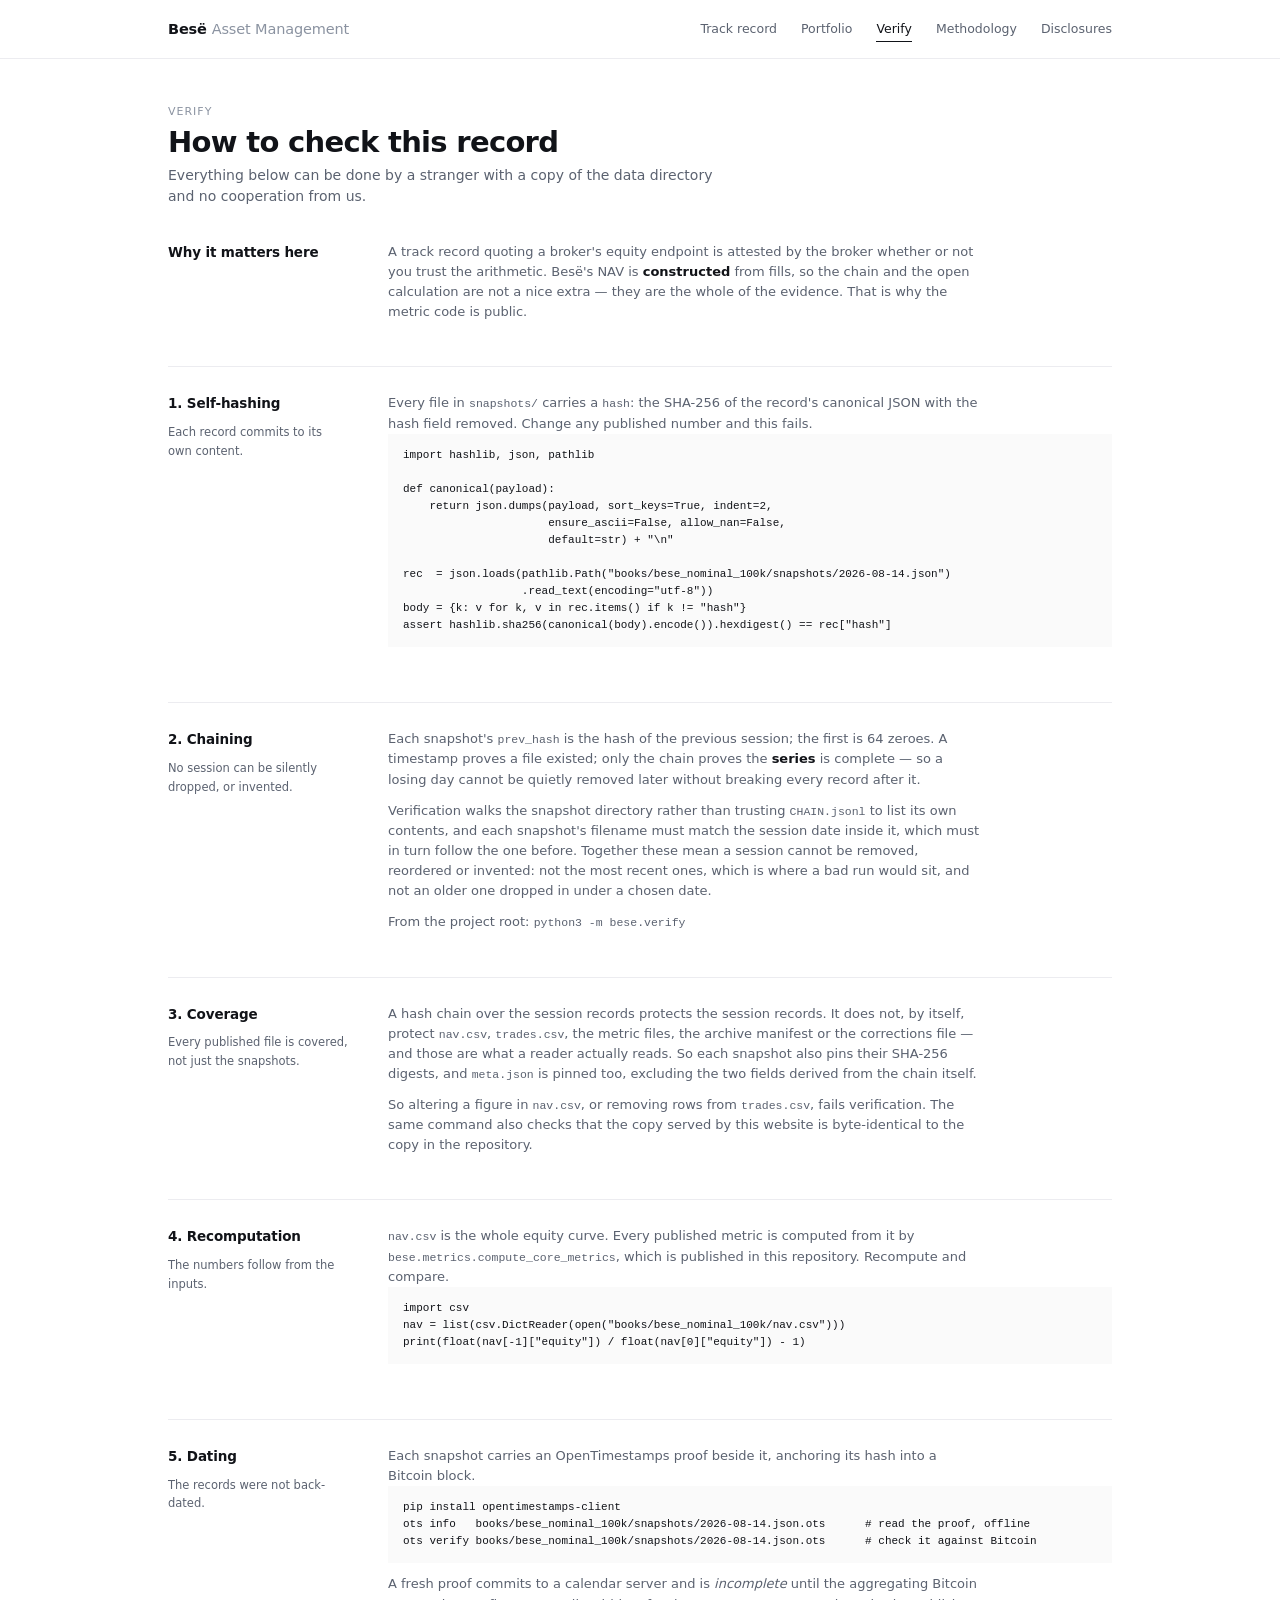
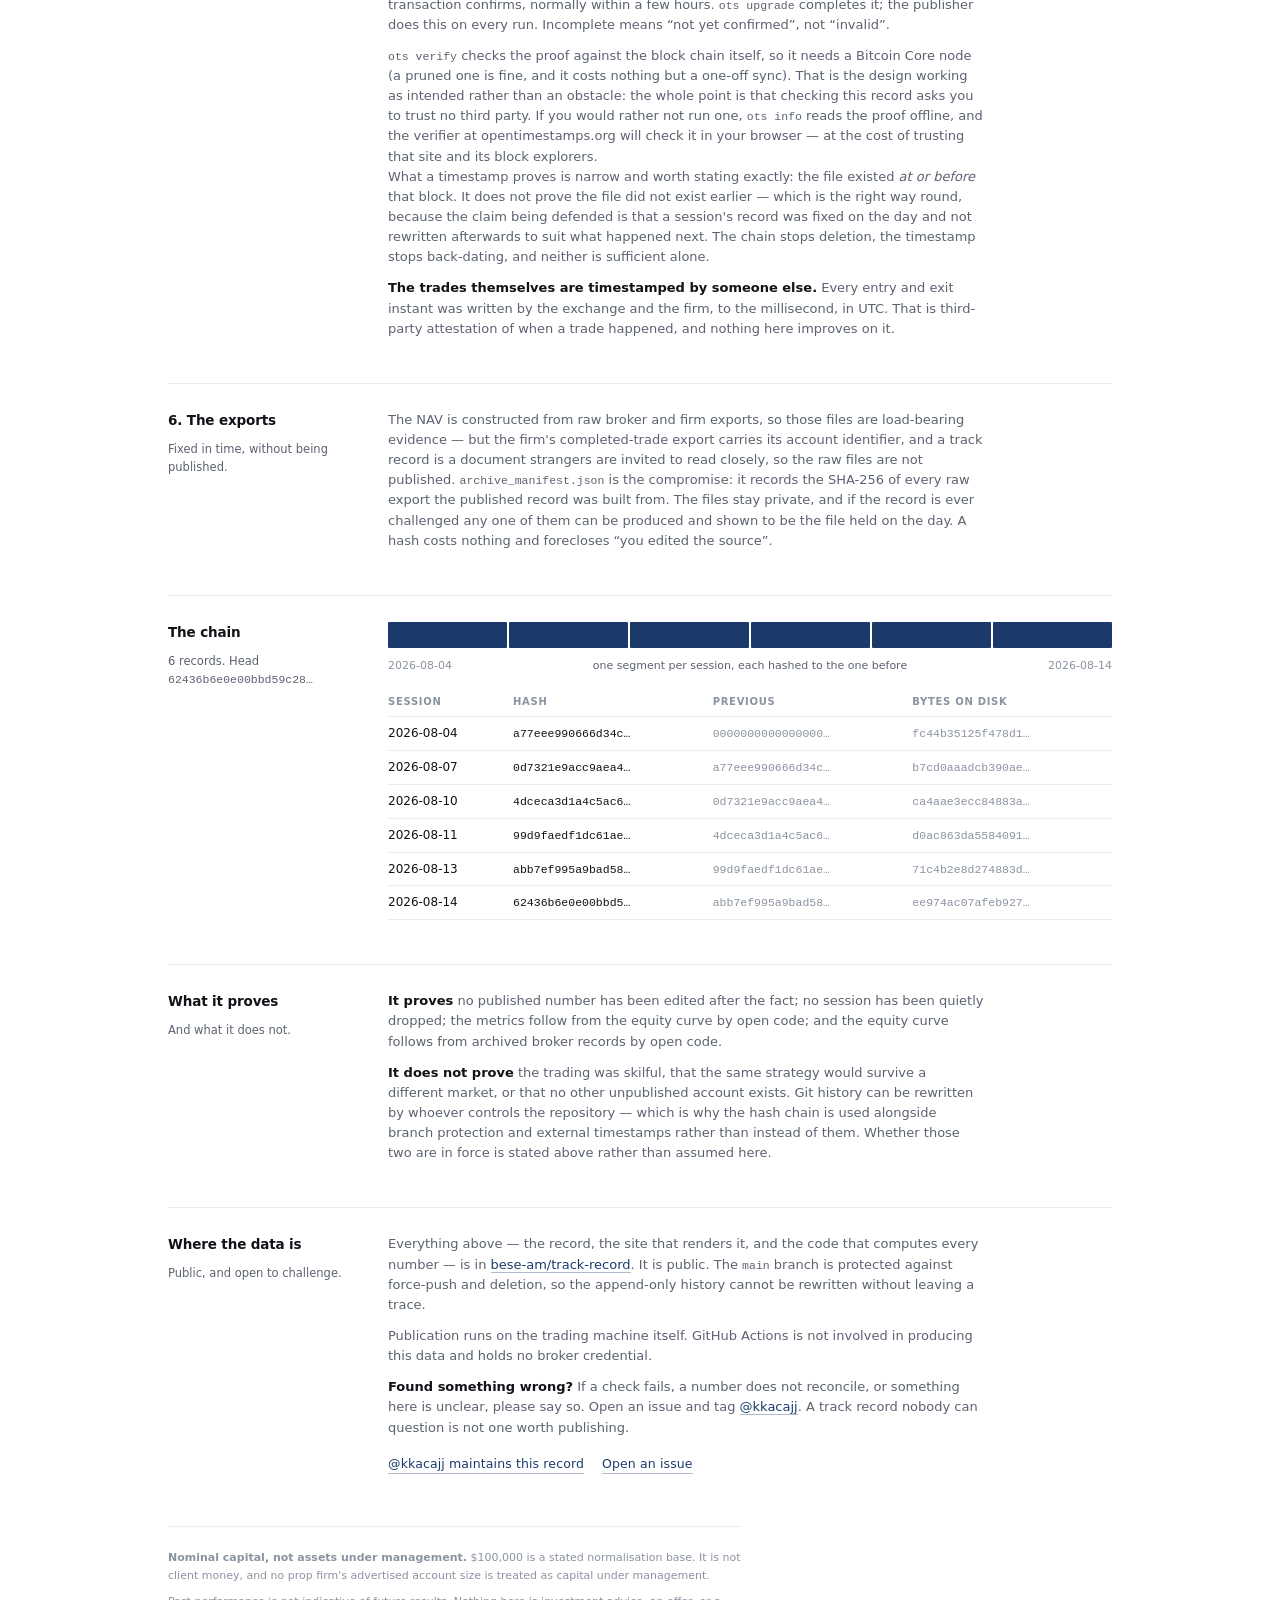
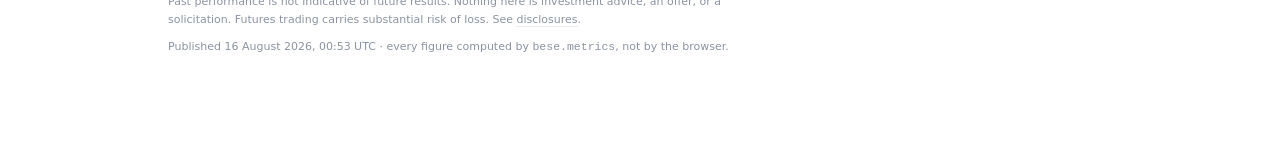
<file: docs/verify.html>
<!DOCTYPE html><html lang="en"><head><meta charset="utf-8">
<meta name="viewport" content="width=device-width,initial-scale=1">
<title>Verify · Besë Asset Management</title>
<link rel="stylesheet" href="style.css"></head><body>
<header class="top"><div class="in">
<a class="brand" href="/">Besë <span>Asset Management</span></a>
<nav><a href="/">Track record</a><a href="/portfolio">Portfolio</a><a href="/verify" class=on>Verify</a><a href="/methodology">Methodology</a><a href="/disclosures">Disclosures</a></nav></div></header>
<div class="wrap">
<p class="eyebrow">Verify</p>
<h1>How to check this record</h1>
<p class="lede">Everything below can be done by a stranger with a copy of the data
directory and no cooperation from us.</p>

<section class="blk first"><div class="rail"><h2>Why it matters here</h2></div><div class="body"><div class="prose">
<p>A track record quoting a broker's equity endpoint is attested by the broker
whether or not you trust the arithmetic. Besë's NAV is <b>constructed</b> from
fills, so the chain and the open calculation are not a nice extra &#8212; they are
the whole of the evidence. That is why the metric code is public.</p></div></div></section>

<section class="blk"><div class="rail"><h2>1. Self-hashing</h2><div class="note">Each record commits to its own content.</div></div><div class="body"><div class="prose">
<p>Every file in <span class="mono">snapshots/</span> carries a
<span class="mono">hash</span>: the SHA-256 of the record's canonical JSON with
the hash field removed. Change any published number and this fails.</p></div><pre>import hashlib, json, pathlib

def canonical(payload):
    return json.dumps(payload, sort_keys=True, indent=2,
                      ensure_ascii=False, allow_nan=False,
                      default=str) + &quot;\n&quot;

rec  = json.loads(pathlib.Path(&quot;books/bese_nominal_100k/snapshots/2026-08-14.json&quot;)
                  .read_text(encoding=&quot;utf-8&quot;))
body = {k: v for k, v in rec.items() if k != &quot;hash&quot;}
assert hashlib.sha256(canonical(body).encode()).hexdigest() == rec[&quot;hash&quot;]</pre></div></section>

<section class="blk"><div class="rail"><h2>2. Chaining</h2><div class="note">No session can be silently dropped, or invented.</div></div><div class="body"><div class="prose">
<p>Each snapshot's <span class="mono">prev_hash</span> is the hash of the
previous session; the first is 64 zeroes. A timestamp proves a file existed;
only the chain proves the <b>series</b> is complete &#8212; so a losing day
cannot be quietly removed later without breaking every record after it.</p>
<p>Verification walks the snapshot directory rather than trusting
<span class="mono">CHAIN.jsonl</span> to list its own contents, and each
snapshot's filename must match the session date inside it, which must in turn
follow the one before. Together these mean a session cannot be removed,
reordered or invented: not the most recent ones, which is where a bad run would
sit, and not an older one dropped in under a chosen date.</p>
<p>From the project root: <span class="mono">python3 -m bese.verify</span></p>
</div></div></section>

<section class="blk"><div class="rail"><h2>3. Coverage</h2><div class="note">Every published file is covered, not just the snapshots.</div></div><div class="body"><div class="prose">
<p>A hash chain over the session records protects the session records. It does
not, by itself, protect <span class="mono">nav.csv</span>,
<span class="mono">trades.csv</span>, the metric files, the archive manifest or
the corrections file &#8212; and those are what a reader actually reads. So each
snapshot also pins their SHA-256 digests, and
<span class="mono">meta.json</span> is pinned too, excluding the two fields
derived from the chain itself.</p>
<p>So altering a figure in <span class="mono">nav.csv</span>, or removing rows
from <span class="mono">trades.csv</span>, fails verification. The same command
also checks that the copy served by this website is byte-identical to the copy
in the repository.</p>
</div></div></section>

<section class="blk"><div class="rail"><h2>4. Recomputation</h2><div class="note">The numbers follow from the inputs.</div></div><div class="body"><div class="prose">
<p><span class="mono">nav.csv</span> is the whole equity curve. Every published
metric is computed from it by
<span class="mono">bese.metrics.compute_core_metrics</span>, which is published
in this repository. Recompute and compare.</p></div><pre>import csv
nav = list(csv.DictReader(open(&quot;books/bese_nominal_100k/nav.csv&quot;)))
print(float(nav[-1][&quot;equity&quot;]) / float(nav[0][&quot;equity&quot;]) - 1)</pre></div></section>

<section class="blk"><div class="rail"><h2>5. Dating</h2><div class="note">The records were not back-dated.</div></div><div class="body"><div class="prose"><p>Each snapshot carries an OpenTimestamps proof beside it, anchoring its hash into a Bitcoin block.</p></div><pre>pip install opentimestamps-client
ots info   books/bese_nominal_100k/snapshots/2026-08-14.json.ots      # read the proof, offline
ots verify books/bese_nominal_100k/snapshots/2026-08-14.json.ots      # check it against Bitcoin</pre><div class='prose'><p>A fresh proof commits to a calendar server and is <em>incomplete</em> until the aggregating Bitcoin transaction confirms, normally within a few hours. <span class="mono">ots upgrade</span> completes it; the publisher does this on every run. Incomplete means &#8220;not yet confirmed&#8221;, not &#8220;invalid&#8221;.</p><p><span class="mono">ots verify</span> checks the proof against the block chain itself, so it needs a Bitcoin Core node (a pruned one is fine, and it costs nothing but a one-off sync). That is the design working as intended rather than an obstacle: the whole point is that checking this record asks you to trust no third party. If you would rather not run one, <span class="mono">ots info</span> reads the proof offline, and the verifier at opentimestamps.org will check it in your browser &#8212; at the cost of trusting that site and its block explorers.</p></div>
<div class="prose">
<p>What a timestamp proves is narrow and worth stating exactly: the file existed
<em>at or before</em> that block. It does not prove the file did not exist
earlier &#8212; which is the right way round, because the claim being defended is
that a session's record was fixed on the day and not rewritten afterwards to suit
what happened next. The chain stops deletion, the timestamp stops back-dating,
and neither is sufficient alone.</p>
<p><b>The trades themselves are timestamped by someone else.</b> Every entry and
exit instant was written by the exchange and the firm, to the millisecond, in
UTC. That is third-party attestation of when a trade happened, and nothing here
improves on it.</p></div></div></section>

<section class="blk"><div class="rail"><h2>6. The exports</h2><div class="note">Fixed in time, without being published.</div></div><div class="body"><div class="prose">
<p>The NAV is constructed from raw broker and firm exports, so those files are
load-bearing evidence &#8212; but the firm's completed-trade export carries its
account identifier, and a track record is a document strangers are invited to
read closely, so the raw files are not published. <span class="mono">archive_manifest.json</span> is the compromise:
it records the SHA-256 of every raw export the published record was built from.
The files stay private, and if the record is ever challenged any one of them can
be produced and shown to be the file held on the day. A hash costs nothing and
forecloses &#8220;you edited the source&#8221;.</p></div></div></section>

<section class="blk"><div class="rail"><h2>The chain</h2><div class="note">6 records. Head <span class="mono">62436b6e0e00bbd59c28…</span></div></div><div class="body"><div class="strip"><span class="seg anchored" title="2026-08-04 · anchored in Bitcoin block 962654&#10;a77eee990666d34c8f8bf904b606476f0fb8f6b1026493ed01048075180ee22c" data-title="2026-08-04 · anchored in Bitcoin block 962654" data-hash="a77eee990666d34c8f8bf904b606476f0fb8f6b1026493ed01048075180ee22c"></span><span class="seg anchored" title="2026-08-07 · anchored in Bitcoin block 962654&#10;0d7321e9acc9aea400c4dae89e1a19dc911e431f2db9157341335b91c49a06ad" data-title="2026-08-07 · anchored in Bitcoin block 962654" data-hash="0d7321e9acc9aea400c4dae89e1a19dc911e431f2db9157341335b91c49a06ad"></span><span class="seg anchored" title="2026-08-10 · anchored in Bitcoin block 962654&#10;4dceca3d1a4c5ac6481d11deb2e8a02ac82eef8c3609bb28f3ee3886c54b8aec" data-title="2026-08-10 · anchored in Bitcoin block 962654" data-hash="4dceca3d1a4c5ac6481d11deb2e8a02ac82eef8c3609bb28f3ee3886c54b8aec"></span><span class="seg anchored" title="2026-08-11 · anchored in Bitcoin block 962654&#10;99d9faedf1dc61ae97d258f983721ab7edef2ef76d0a2c9b677bb5c25fc804af" data-title="2026-08-11 · anchored in Bitcoin block 962654" data-hash="99d9faedf1dc61ae97d258f983721ab7edef2ef76d0a2c9b677bb5c25fc804af"></span><span class="seg anchored" title="2026-08-13 · anchored in Bitcoin block 962654&#10;abb7ef995a9bad587d08fdb6dc9f87c38a690e6c99bc62a56add811b6e2265f4" data-title="2026-08-13 · anchored in Bitcoin block 962654" data-hash="abb7ef995a9bad587d08fdb6dc9f87c38a690e6c99bc62a56add811b6e2265f4"></span><span class="seg anchored" title="2026-08-14 · anchored in Bitcoin block 962654&#10;62436b6e0e00bbd59c28f2c9a7f5399ef984e3b3a4397d3b8f083d6678c3d9b2" data-title="2026-08-14 · anchored in Bitcoin block 962654" data-hash="62436b6e0e00bbd59c28f2c9a7f5399ef984e3b3a4397d3b8f083d6678c3d9b2"></span></div><div class="strip-ends"><span>2026-08-04</span><span>one segment per session, each hashed to the one before</span><span>2026-08-14</span></div><div class="tw"><table><thead><tr><th>Session</th><th>Hash</th><th>Previous</th><th>Bytes on disk</th></tr></thead><tbody><tr><td>2026-08-04</td><td class="mono">a77eee990666d34c…</td><td class="mono dim">0000000000000000…</td><td class="mono dim">fc44b35125f478d1…</td></tr><tr><td>2026-08-07</td><td class="mono">0d7321e9acc9aea4…</td><td class="mono dim">a77eee990666d34c…</td><td class="mono dim">b7cd0aaadcb390ae…</td></tr><tr><td>2026-08-10</td><td class="mono">4dceca3d1a4c5ac6…</td><td class="mono dim">0d7321e9acc9aea4…</td><td class="mono dim">ca4aae3ecc84883a…</td></tr><tr><td>2026-08-11</td><td class="mono">99d9faedf1dc61ae…</td><td class="mono dim">4dceca3d1a4c5ac6…</td><td class="mono dim">d0ac863da5584091…</td></tr><tr><td>2026-08-13</td><td class="mono">abb7ef995a9bad58…</td><td class="mono dim">99d9faedf1dc61ae…</td><td class="mono dim">71c4b2e8d274883d…</td></tr><tr><td>2026-08-14</td><td class="mono">62436b6e0e00bbd5…</td><td class="mono dim">abb7ef995a9bad58…</td><td class="mono dim">ee974ac07afeb927…</td></tr></tbody></table></div></div></section>

<section class="blk"><div class="rail"><h2>What it proves</h2><div class="note">And what it does not.</div></div><div class="body"><div class="prose">
<p><b>It proves</b> no published number has been edited after the fact; no
session has been quietly dropped; the metrics follow from the equity curve by
open code; and the equity curve follows from archived broker records by open
code.</p>
<p><b>It does not prove</b> the trading was skilful, that the same strategy would
survive a different market, or that no other unpublished account exists. Git
history can be rewritten by whoever controls the repository &#8212; which is why
the hash chain is used alongside branch protection and external timestamps
rather than instead of them. Whether those two are in force is stated above
rather than assumed here.</p>

</div></div></section>

<section class="blk"><div class="rail"><h2>Where the data is</h2><div class="note">Public, and open to challenge.</div></div><div class="body"><div class="prose">
<p>Everything above &#8212; the record, the site that renders it, and the code
that computes every number &#8212; is in
<a href="https://github.com/bese-am/track-record">bese-am/track-record</a>. It is public. The
<span class="mono">main</span> branch is protected against force-push and
deletion, so the append-only history cannot be rewritten without leaving a
trace.</p>
<p>Publication runs on the trading machine itself. GitHub Actions is not
involved in producing this data and holds no broker credential.</p>
<p><b>Found something wrong?</b> If a check fails, a number does not reconcile,
or something here is unclear, please say so. Open an issue and tag
<a href="https://github.com/kkacajj">@kkacajj</a>. A track record nobody can question is
not one worth publishing.</p>
<p class="links">
<a href="https://github.com/kkacajj">@kkacajj maintains this record</a>
<a href="https://github.com/bese-am/track-record/issues/new">Open an issue</a>
</p></div></div></section>
<div class="foot">
<p><b>Nominal capital, not assets under management.</b> $100,000 is a stated
normalisation base. It is not client money, and no prop firm's advertised
account size is treated as capital under management.</p>
<p>Past performance is not indicative of future results. Nothing here is
investment advice, an offer, or a solicitation. Futures trading carries
substantial risk of loss. See <a href="/disclosures">disclosures</a>.</p>
<p>Published 16 August 2026, 00:53 UTC · every figure computed by
<span class="mono">bese.metrics</span>, not by the browser.</p>
</div></div><div class="tip" id="tip"></div><script src="app.js"></script></body></html>
</file>
<file: docs/style.css>
:root{color-scheme:light dark;
--bg:#ffffff;--bg-subtle:#fafafa;--fg:#111318;--fg-muted:#5b6270;--fg-faint:#8b93a1;
--hairline:#ececf0;--up:#0d8b7d;--down:#b91c1c;--accent:#1b3a6b;--bench:#9aa3b2;
--warn-bg:#f6f6f7;--warn-fg:#3f4450}
@media(prefers-color-scheme:dark){:root{
--bg:#0d0f12;--bg-subtle:#121519;--fg:#eef1f5;--fg-muted:#a2abba;--fg-faint:#6f7889;
--hairline:#23272e;--up:#14b8a6;--down:#ff7a6e;--accent:#9dc0f5;--bench:#616b7c;
--warn-bg:#16181c;--warn-fg:#c7cdd8}}
*{box-sizing:border-box}
body{margin:0;background:var(--bg);color:var(--fg);
font:14px/1.55 system-ui,-apple-system,"Segoe UI",sans-serif;
-webkit-font-smoothing:antialiased;text-rendering:optimizeLegibility}
a{color:inherit;text-decoration:none;border-bottom:1px solid var(--hairline)}
a:hover{border-bottom-color:var(--fg-muted)}
.mono{font-family:ui-monospace,SFMono-Regular,Menlo,monospace;font-size:11.5px}

.top{border-bottom:1px solid var(--hairline);background:var(--bg);
position:sticky;top:0;z-index:5}
.top .in{max-width:1000px;margin:0 auto;padding:0 28px;display:flex;
align-items:center;gap:28px;height:58px}
.brand{font-size:14.5px;font-weight:600;letter-spacing:-.01em;border:0}
.brand span{color:var(--fg-faint);font-weight:400}
.top nav{margin-left:auto;display:flex;gap:24px}
.top nav a{font-size:12.5px;color:var(--fg-muted);border:0;padding:3px 0;
border-bottom:1.5px solid transparent}
.top nav a:hover{color:var(--fg)}
.top nav a.on{color:var(--fg);border-bottom-color:var(--fg)}

.wrap{max-width:1000px;margin:0 auto;padding:44px 28px 80px}
.eyebrow{font-size:11px;letter-spacing:.09em;text-transform:uppercase;
color:var(--fg-faint);margin:0}
h1{font-size:29px;font-weight:600;letter-spacing:-.024em;line-height:1.12;
margin:.4rem 0 .35rem}
.lede{color:var(--fg-muted);font-size:14px;margin:0;max-width:62ch}

/* Two-column section: a heading rail, then the content. One hairline above and
   no box around it. Every block aligns to the same two vertical rules. */
section.blk{display:grid;grid-template-columns:180px 1fr;gap:0 40px;
margin-top:44px;padding-top:26px;border-top:1px solid var(--hairline)}
section.blk.first{border-top:0;margin-top:34px;padding-top:0}
section.blk>.rail h2{font-size:13.5px;font-weight:600;letter-spacing:-.01em;margin:0}
section.blk>.rail .note{margin-top:9px;font-size:11.5px;color:var(--fg-muted);
line-height:1.6}
section.blk>.body{min-width:0}
@media(max-width:800px){section.blk{grid-template-columns:1fr;gap:14px}}

/* KPI: label, big number, note. No border, no ground. */
.kpis{display:grid;grid-template-columns:repeat(4,1fr);gap:30px 26px}
@media(max-width:800px){.kpis{grid-template-columns:repeat(2,1fr)}}
.kpi .k{font-size:11px;color:var(--fg-faint)}
.kpi .v{margin-top:7px;font-size:27px;font-weight:600;letter-spacing:-.025em;
line-height:1;font-variant-numeric:tabular-nums}
.kpi .n{margin-top:7px;font-size:12px;color:var(--fg-faint)}

.chart{width:100%;height:auto;display:block;overflow:visible}
.c-narrow{display:none}
.ax{fill:var(--fg-faint);font-size:10.5px;font-variant-numeric:tabular-nums}
.zero{stroke:var(--hairline);stroke-width:1}
.line{fill:none;stroke:var(--accent);stroke-width:1.6;stroke-linejoin:round;
stroke-linecap:round}
/* The chain ribbon. One segment per session, a 2px surface gap between them so
   the links read as separate without a border on each. Anchored segments carry
   the accent; unanchored ones sit back at hairline weight -- the difference
   between proven and merely claimed, shown rather than captioned. */
.strip{display:flex;gap:2px;margin:0 0 9px;height:26px}
.strip .seg{flex:1 1 0;min-width:2px;background:var(--hairline);border-radius:1px}
.strip .seg.anchored{background:var(--accent)}
/* The hover target is the segment itself, so it has to say so. An outline
   rather than a colour change: colour on this ribbon means anchored, and
   nothing else is allowed to borrow it. */
.strip .seg{cursor:crosshair}
.strip .seg:hover{outline:2px solid var(--fg);outline-offset:1px}
.strip.compact{height:8px;margin:14px 0 0}
.strip-ends{display:flex;justify-content:space-between;gap:12px;margin:0 0 20px;
font-size:11px;color:var(--fg-faint);font-variant-numeric:tabular-nums}
.strip-ends span:nth-child(2){color:var(--fg-muted)}
.mark{fill:var(--accent)}
.focus{fill:var(--accent)}
.cross{stroke:var(--hairline);stroke-width:1}
.hit{fill:transparent;cursor:crosshair}
.bar.up{fill:var(--up)}.bar.down{fill:var(--down)}
.val{font-size:10.5px;font-weight:500;font-variant-numeric:tabular-nums;
fill:var(--fg-faint)}
.val.up{fill:var(--up)}.val.down{fill:var(--down)}
.dd-fill{fill:var(--down);fill-opacity:.10}
.dd-line{fill:none;stroke:var(--down);stroke-width:1.4;stroke-linejoin:round}

.ledger{display:grid;grid-template-columns:repeat(2,1fr);gap:2px 44px}
@media(max-width:800px){.ledger{grid-template-columns:1fr}}
.ledger h3{font-size:10px;letter-spacing:.07em;text-transform:uppercase;
color:var(--fg-faint);font-weight:600;margin:18px 0 4px}
.row{display:flex;align-items:baseline;gap:14px;padding:7px 0;
border-bottom:1px solid var(--hairline)}
.row dt{font-size:12.5px;color:var(--fg-muted)}
.row dt small{color:var(--fg-faint);font-size:11px}
.row dd{margin:0 0 0 auto;text-align:right;white-space:nowrap;
font-size:13px;font-variant-numeric:tabular-nums}
.held-inline{font-size:11.5px;color:var(--fg-faint)}
.up{color:var(--up)}.down{color:var(--down)}
svg .up,svg .down{color:inherit}

table{width:100%;border-collapse:collapse;font-size:12px}
.tw{overflow-x:auto;-webkit-overflow-scrolling:touch}
.tw table{min-width:max-content}
th{text-align:left;font-weight:600;font-size:10px;letter-spacing:.07em;
text-transform:uppercase;color:var(--fg-faint);padding:0 10px 7px 0;
border-bottom:1px solid var(--hairline);white-space:nowrap}
td{padding:7px 10px 7px 0;border-bottom:1px solid var(--hairline);
vertical-align:baseline}
td.n,th.n{text-align:right;font-variant-numeric:tabular-nums}
td.dim{color:var(--fg-faint)}td.strong{font-weight:600}
tr.merged td{background:var(--bg-subtle)}
.tag{font-size:10px;color:var(--fg-faint);white-space:nowrap;margin-right:6px}
/* A withheld statistic is not a warning, it is an absence: set apart by ground
   and weight, never by hue. */
.notice{background:var(--warn-bg);color:var(--warn-fg);padding:11px 14px;
font-size:12.5px;line-height:1.6;margin:18px 0 0}
.prose p{color:var(--fg-muted);font-size:13px;max-width:72ch;margin:0 0 11px}
.prose p:last-child{margin-bottom:0}
.prose b,.prose strong{color:var(--fg)}
/* The only outbound links on the site. Given a hairline underline like every
   other link, plus a little more air, so they read as actions rather than as
   running text. */
.prose a[href^="http"]{color:var(--accent);
  border-bottom-color:color-mix(in srgb,var(--accent) 35%,transparent)}
.prose p.links{display:flex;flex-wrap:wrap;gap:18px;margin-top:16px}
.prose p.links a{font-size:12.5px;letter-spacing:.01em}
/* ---------------------------------------------------------------- phones ---
   Below 640px the two-column section grid has already collapsed; what is left
   is the header, which ran off the side, and the charts, whose type was being
   scaled into illegibility. */
@media(max-width:640px){
  .wrap{padding:26px 18px 56px}
  /* Brand on its own line, navigation on the next, scrolled sideways if it
     does not fit. Wrapping it to two rows instead would push the content of
     every page down by another line on the smallest screens. */
  .top .in{flex-direction:column;align-items:stretch;gap:0;height:auto;
    padding:10px 0 0}
  .brand{padding:0 18px 8px}
  .top nav{margin-left:0;flex-wrap:wrap;gap:6px 18px;padding:0 18px 9px}
  .top nav a{white-space:nowrap;font-size:12px}
  .c-wide{display:none}
  .c-narrow{display:block}
  /* The pointer tooltip is a hover affordance. On a touch screen a tap fires
     it, then nothing dismisses it, and it covers the very point it describes.
     The value it carries is already in the tables below. */
  .hit{display:none}
  .tip{display:none}
  .strip{height:22px}
  /* Three columns of date/count/date will not fit; stack the count under the
     dates rather than shrinking type below legibility. */
  .strip-ends{flex-wrap:wrap;row-gap:3px}
  .strip-ends span:nth-child(2){order:3;flex-basis:100%;text-align:center}
  .kpi .v{font-size:23px}
  h1{font-size:29px}
  pre{font-size:11px;padding:11px 12px}
  section.blk{padding-top:22px;margin-top:22px}
}
@media(max-width:380px){
  .kpis{grid-template-columns:1fr}
}
pre{background:var(--bg-subtle);padding:13px 15px;overflow-x:auto;
font-size:11px;line-height:1.55;
font-family:ui-monospace,SFMono-Regular,Menlo,monospace;margin:0 0 11px}
.empty{color:var(--fg-faint);font-size:12.5px;padding:16px 0}
.foot{border-top:1px solid var(--hairline);margin-top:52px;padding:22px 0 0;
font-size:11px;color:var(--fg-faint);max-width:82ch;line-height:1.65}
.foot p{margin:0 0 8px}
.tip{position:fixed;pointer-events:none;opacity:0;transition:opacity .1s;
background:var(--bg);border:1px solid var(--hairline);padding:8px 11px;
font-size:12px;z-index:9}
.tip b{display:block;font-size:10.5px;color:var(--fg-faint);font-weight:400;
margin-bottom:3px}
/* A SHA-256 is 64 characters. Broken anywhere, in a monospace face, so it can
   be read off the screen and compared against the table character by
   character -- which is the only reason it is here. */
.tip .h{display:block;max-width:34ch;font-size:11px;line-height:1.5;
font-family:ui-monospace,SFMono-Regular,Menlo,monospace;word-break:break-all}
</file>
